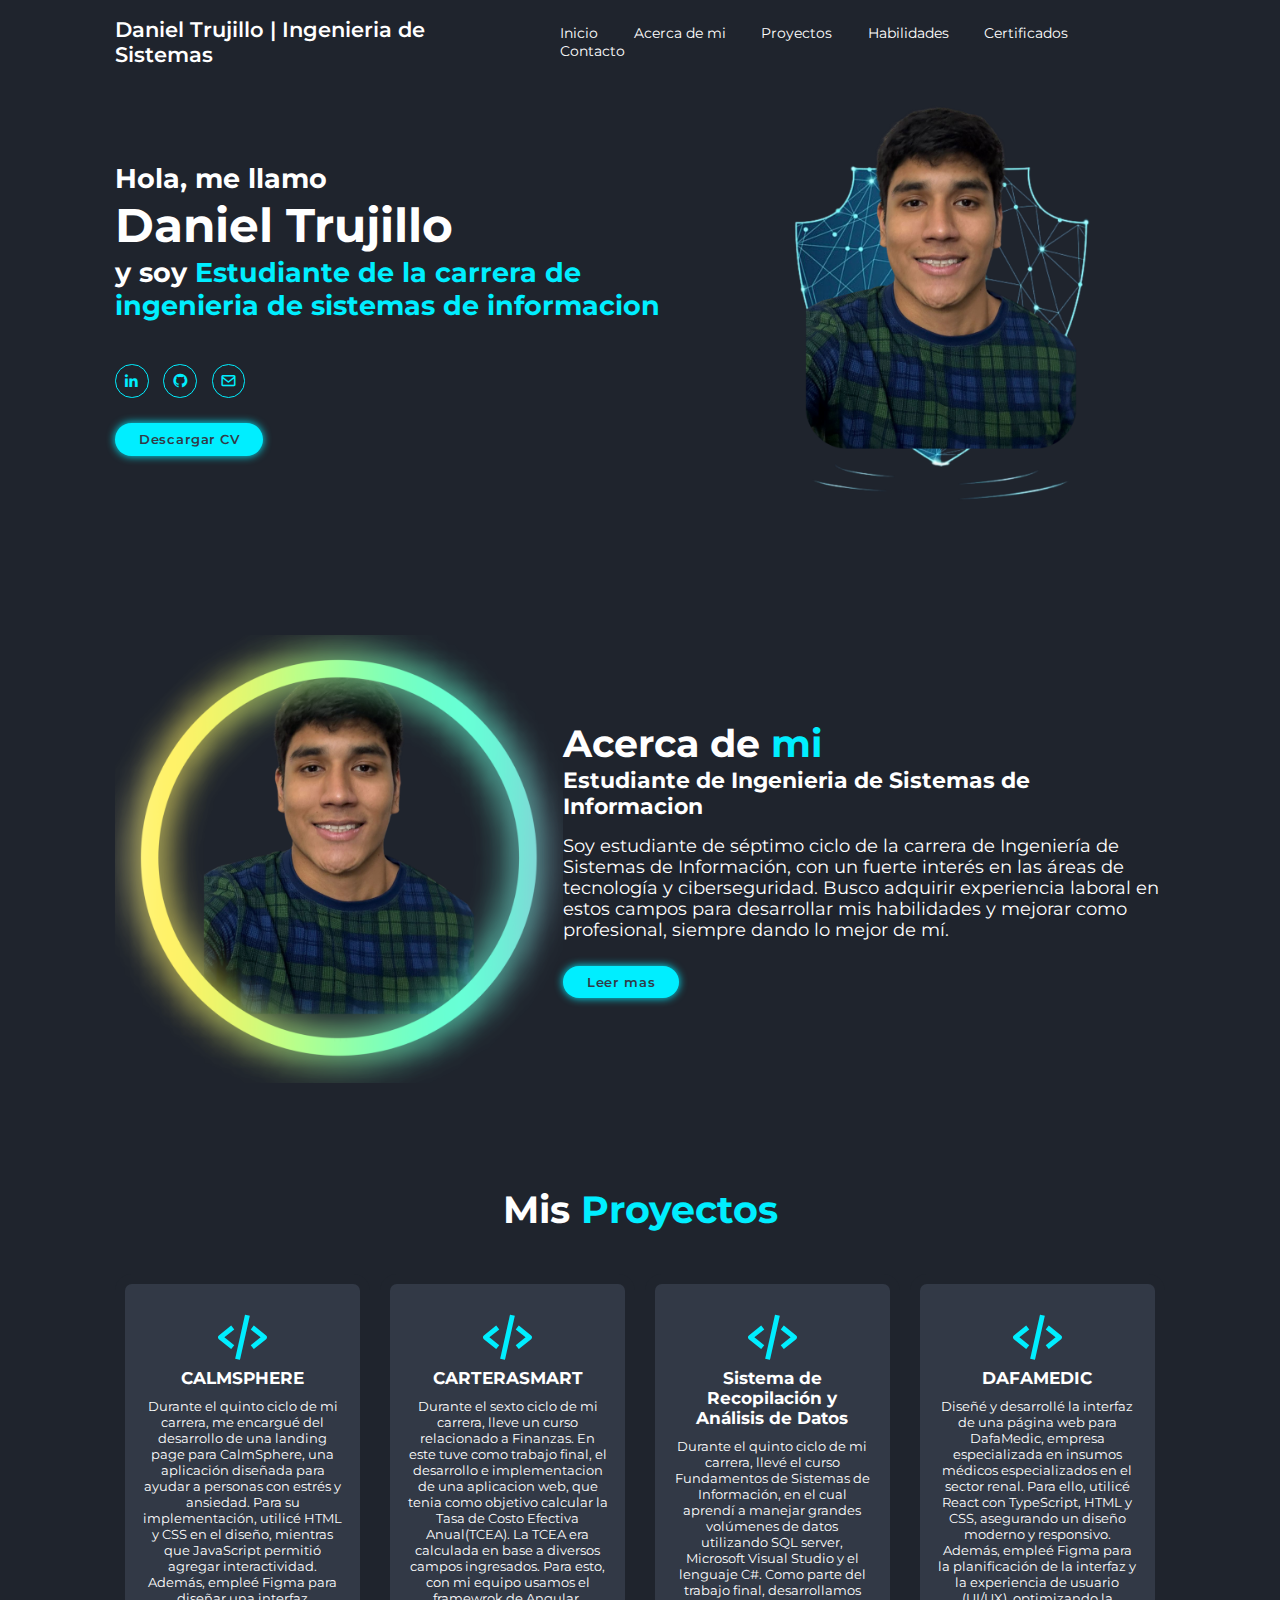
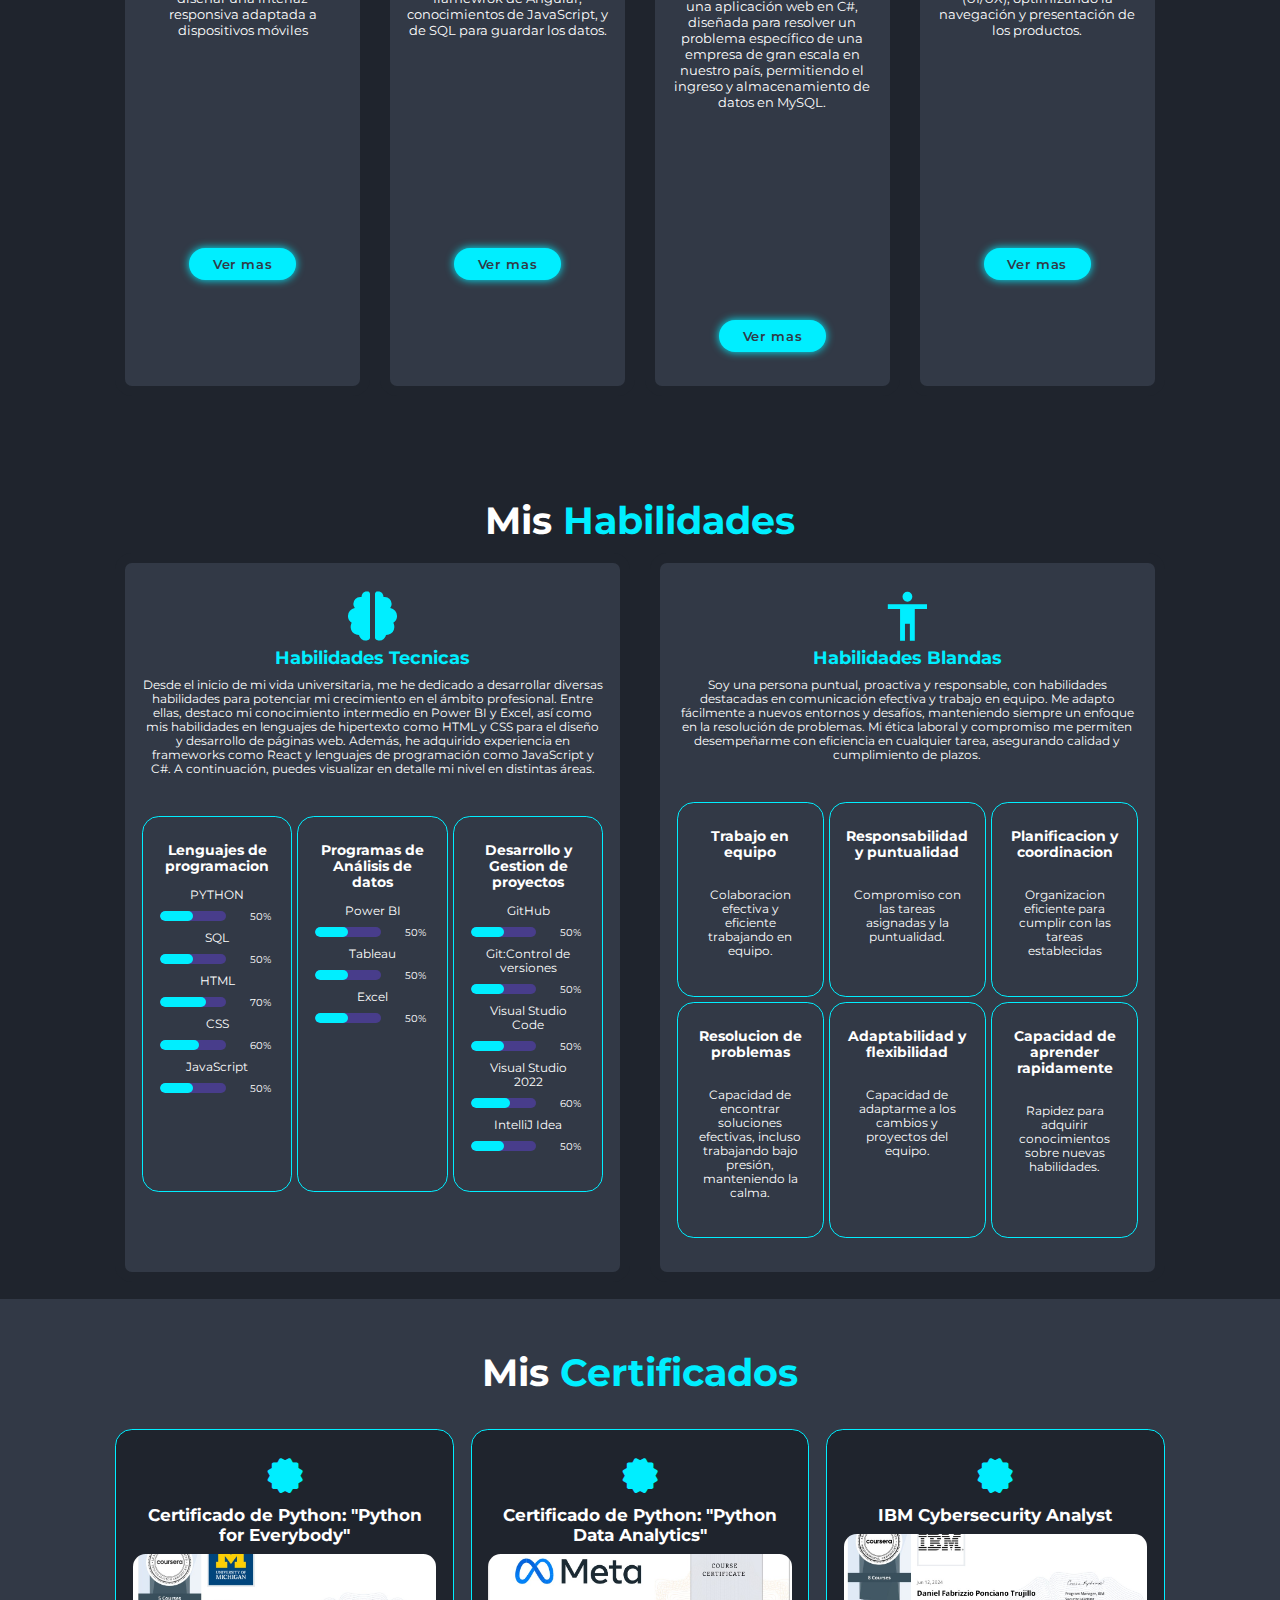
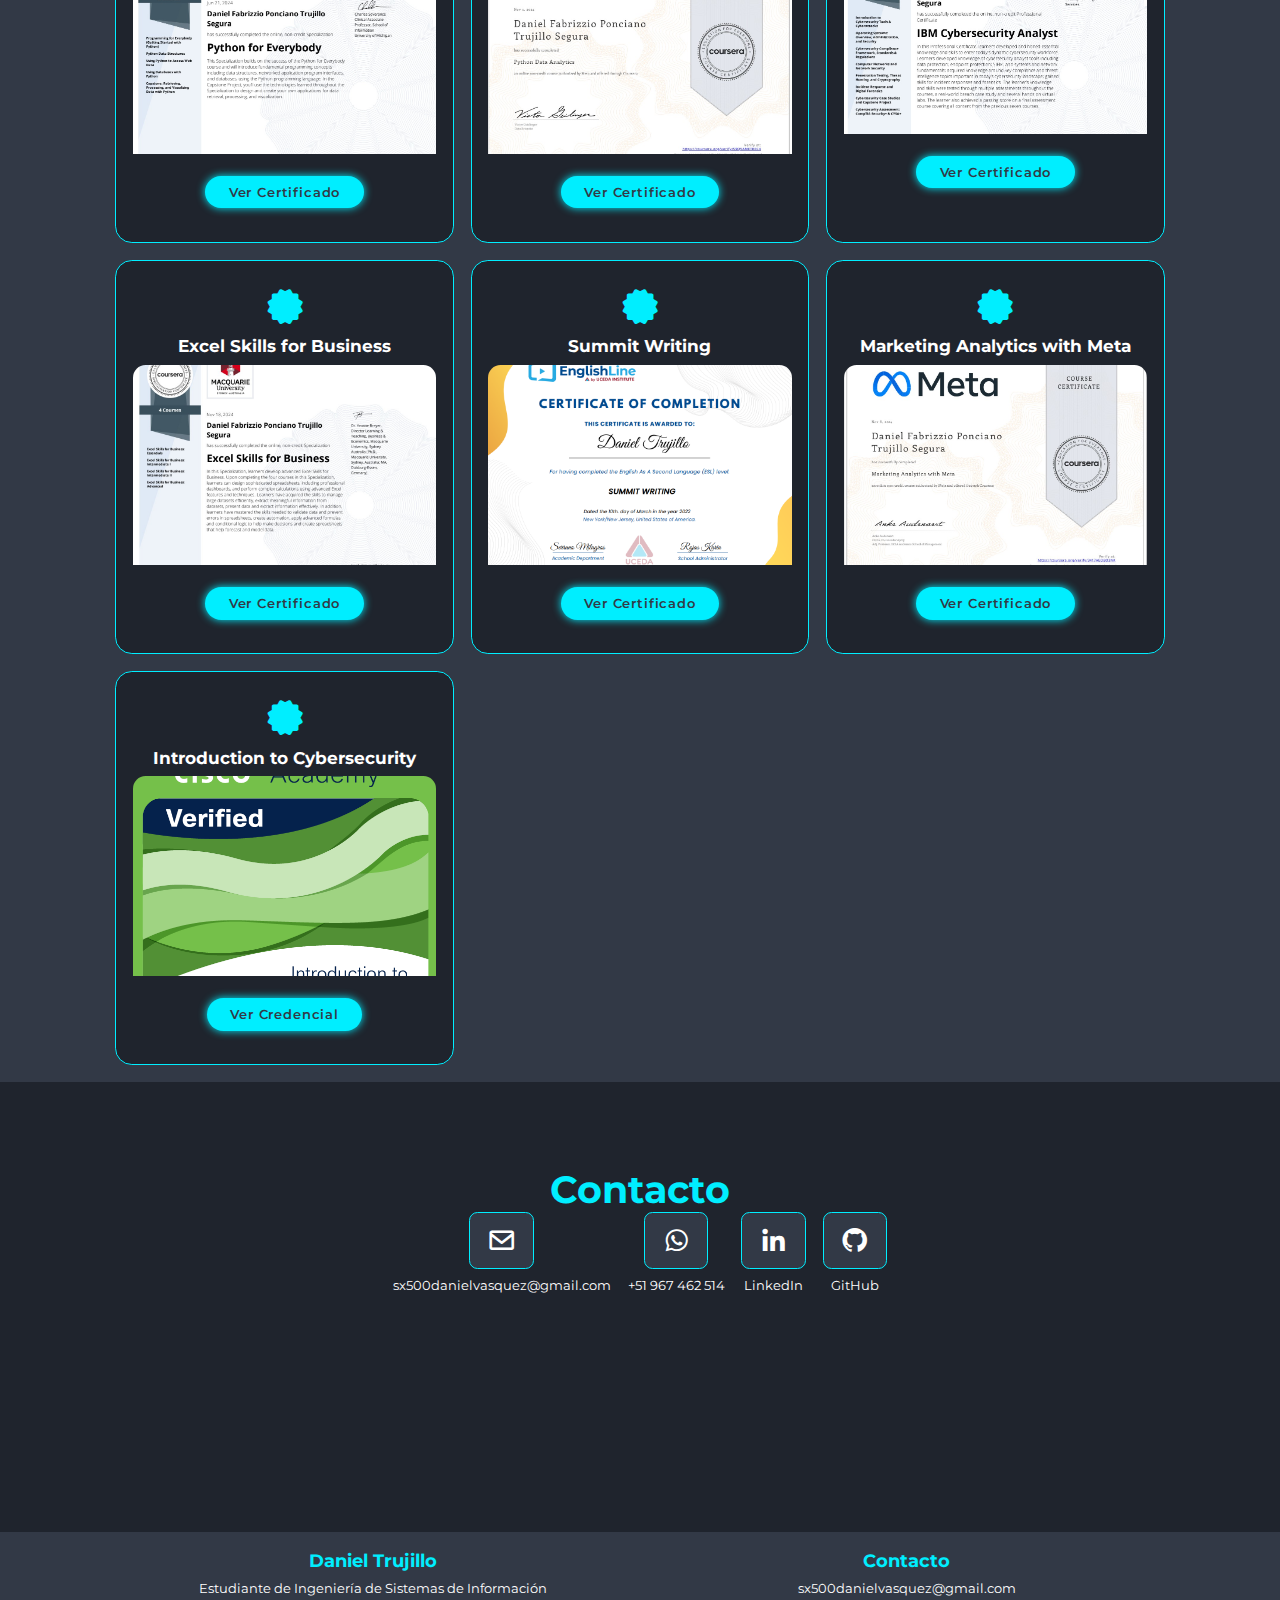
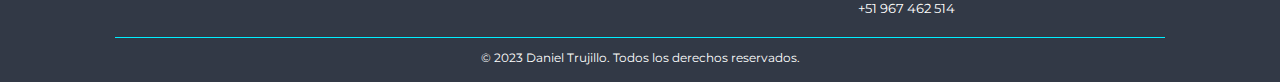
<file: index.html>
<!DOCTYPE html>
<html lang="en">
  <head>
    <meta charset="UTF-8" />
    <meta http-equiv="X-UA-Compatible" content="IE=edge" />
    <meta name="viewport" content="width=device-width, initial-scale=1.0" />
    <title>Portafolio de Daniel Trujillo</title>

    <link rel="stylesheet" href="style.css" />
    <link
      href="https://unpkg.com/boxicons@2.1.4/css/boxicons.min.css"
      rel="stylesheet"
    />
  </head>
  <body>
    <header class="header">
      <a href="#" class="logo">Daniel Trujillo | Ingenieria de Sistemas</a>

      <i class="bx bx-menu" id="menu-icon"></i>
      <nav class="navbar">
        <a href="#home" class="nav-link">Inicio</a>
        <a href="#about" class="nav-link">Acerca de mi</a>
        <a href="#projects" class="nav-link">Proyectos</a>
        <a href="#skills" class="nav-link">Habilidades</a>
        <a href="#certificates" class="nav-link">Certificados</a>
        <a href="#contact" class="nav-link">Contacto</a>
      </nav>
    </header>

    <!-- home section design -->

    <section class="home" id="home">
      <div class="home-content">
        <h3>Hola, me llamo</h3>
        <h1>Daniel Trujillo</h1>
        <h3>
          y soy
          <span
            >Estudiante de la carrera de ingenieria de sistemas de
            informacion</span
          >
        </h3>
        <p></p>
        <div class="social-media">
          <a
            href="https://www.linkedin.com/in/daniel-trujillo-segura-9b307b33b/"
            target="_blank"
            ><i class="bx bxl-linkedin"></i
          ></a>
          <a href="https://github.com/DanielfabrizZzz" target="_blank"
            ><i class="bx bxl-github"></i
          ></a>
          <a href="mailto:sx500danielvasquez@gmail.com" target="_blank"
            ><i class="bx bx-envelope"></i
          ></a>
        </div>
        <a
          href="cv/CV_DanielTrujillo.pdf"
          download="CV_DanielTrujillo"
          class="btn"
          >Descargar CV</a
        >
      </div>
      <div class="home-img">
        <img src="imagenes/mainimage.png" alt="" />
      </div>
    </section>

    <!-- about-section-design -->
    <section class="about" id="about">
      <div class="about-img">
        <img src="imagenes/aboutme.png" />
      </div>

      <div class="about-content">
        <h2 class="heading">Acerca de<span> mi</span></h2>
        <h3>Estudiante de Ingenieria de Sistemas de Informacion</h3>
        <p>
          Soy estudiante de séptimo ciclo de la carrera de Ingeniería de
          Sistemas de Información, con un fuerte interés en las áreas de
          tecnología y ciberseguridad. Busco adquirir experiencia laboral en
          estos campos para desarrollar mis habilidades y mejorar como
          profesional, siempre dando lo mejor de mí.
        </p>
        <a href="#" class="btn" id="read-more-btn">Leer mas</a>
      </div>
      <!-- Cuadro emergente -->
      <div class="modal" id="about-modal">
        <div class="modal-content">
          <span class="close-btn" id="close-modal-btn">&times;</span>
          <h2>Mas sobre mi</h2>
          <div class="modal-grid">
            <div class="modal-item">
              <h3>Educacion</h3>
              <p>
                Actualmente tengo 19 años, y estoy estudiando la carrera de
                Ingeniería de Sistemas de Información en la Universidad Peruana
                de Ciencias Aplicadas. He llevado cursos avanzados en
                programación, redes, y ciberseguridad, complementados con
                electivos en Coursera. Asimismo, a lo largo de los ciclos
                estudié paralelamente en ICPNA, donde he culminado el nivel
                Avanzado de inglés.
              </p>
            </div>
            <div class="modal-item">
              <h3>Intereses</h3>
              <p>
                La ciberseguridad es el campo que más me interesa. Sin embargo,
                también me gusta investigar y estudiar sobre temas de análisis
                de datos y redes. Esto debido a que en la sociedad actual es
                imprescindible tener al menos un conocimiento intermedio en
                estos campos.
              </p>
            </div>
            <div class="modal-item">
              <h3>Objetivos</h3>
              <p>
                Mi objetivo actual es encontrar prácticas laborales, donde pueda
                desarrollar mis habilidades técnicas y blandas como profesional.
                Asimismo, dar lo mejor de mí en el puesto donde empiece, para
                contribuir al desarrollo de los proyectos de las empresas.
              </p>
            </div>
          </div>
        </div>
      </div>
    </section>

    <!-- projects section design -->
    <section class="projects" id="projects">
      <h2 class="heading">Mis <span>Proyectos</span></h2>

      <div class="projects-container">
        <div class="projects-box">
          <i class="bx bx-code-alt"></i>
          <h3>CALMSPHERE</h3>
          <p>
            Durante el quinto ciclo de mi carrera, me encargué del desarrollo de
            una landing page para CalmSphere, una aplicación diseñada para
            ayudar a personas con estrés y ansiedad. Para su implementación,
            utilicé HTML y CSS en el diseño, mientras que JavaScript permitió
            agregar interactividad. Además, empleé Figma para diseñar una
            interfaz responsiva adaptada a dispositivos móviles
          </p>
          <div class="project-image-container">
            <img src="project-img/CalmSphere/CalmSmain.png" />
          </div>
          <a href="CalmSphere.html" class="btn">Ver mas</a>
        </div>
        <div class="projects-box">
          <i class="bx bx-code-alt"></i>
          <h3>CARTERASMART</h3>
          <p>
            Durante el sexto ciclo de mi carrera, lleve un curso relacionado a
            Finanzas. En este tuve como trabajo final, el desarrollo e
            implementacion de una aplicacion web, que tenia como objetivo
            calcular la Tasa de Costo Efectiva Anual(TCEA). La TCEA era
            calculada en base a diversos campos ingresados. Para esto, con mi
            equipo usamos el framewrok de Angular, conocimientos de JavaScript,
            y de SQL para guardar los datos.
          </p>
          <div class="project-image-container">
            <img src="project-img/CarteraSmart/csmain.jpg" />
          </div>
          <a href="CarteraSmart.html" class="btn">Ver mas</a>
        </div>
        <div class="projects-box">
          <i class="bx bx-code-alt"></i>
          <h3>Sistema de Recopilación y Análisis de Datos</h3>
          <p>
            Durante el quinto ciclo de mi carrera, llevé el curso Fundamentos de
            Sistemas de Información, en el cual aprendí a manejar grandes
            volúmenes de datos utilizando SQL server, Microsoft Visual Studio y
            el lenguaje C#. Como parte del trabajo final, desarrollamos una
            aplicación web en C#, diseñada para resolver un problema específico
            de una empresa de gran escala en nuestro país, permitiendo el
            ingreso y almacenamiento de datos en MySQL.
          </p>
          <div class="project-image-container">
            <img src="project-img/Funda/RegisterPage.png" />
          </div>
          <a href="Fundamentos.html" class="btn">Ver mas</a>
        </div>
        <div class="projects-box">
          <i class="bx bx-code-alt"></i>
          <h3>DAFAMEDIC</h3>
          <p>
            Diseñé y desarrollé la interfaz de una página web para DafaMedic,
            empresa especializada en insumos médicos especializados en el sector
            renal. Para ello, utilicé React con TypeScript, HTML y CSS,
            asegurando un diseño moderno y responsivo. Además, empleé Figma para
            la planificación de la interfaz y la experiencia de usuario (UI/UX),
            optimizando la navegación y presentación de los productos.
          </p>
          <div class="project-image-container">
            <img src="project-img/Dafa/dafaLP.png" />
          </div>
          <a href="DafaMedic.html" class="btn">Ver mas</a>
        </div>
      </div>
    </section>

    <!-- Skills section design -->
    <section class="skills" id="skills">
      <h2 class="heading">Mis <span> Habilidades</span></h2>

      <div class="skills-container">
        <div class="skills-box">
          <i class="bx bxs-brain"></i>
          <div class="info-part">
            <h2>Habilidades Tecnicas</h2>
            <p>
              Desde el inicio de mi vida universitaria, me he dedicado a
              desarrollar diversas habilidades para potenciar mi crecimiento en
              el ámbito profesional. Entre ellas, destaco mi conocimiento
              intermedio en Power BI y Excel, así como mis habilidades en
              lenguajes de hipertexto como HTML y CSS para el diseño y
              desarrollo de páginas web. Además, he adquirido experiencia en
              frameworks como React y lenguajes de programación como JavaScript
              y C#. A continuación, puedes visualizar en detalle mi nivel en
              distintas áreas.
            </p>
          </div>
          <div class="skills-part">
            <div class="skills-box-container">
              <h3>Lenguajes de programacion</h3>
              <div class="skill-item">
                <p>PYTHON</p>
                <div class="progress_bar_box">
                  <div class="progress_bar">
                    <span class="line" style="width: 50%"></span>
                  </div>
                  <p class="total_percentage">50%</p>
                </div>
              </div>
              <div class="skill-item">
                <p>SQL</p>
                <div class="progress_bar_box">
                  <div class="progress_bar">
                    <span class="line" style="width: 50%"></span>
                  </div>
                  <p class="total_percentage">50%</p>
                </div>
              </div>
              <div class="skill-item">
                <p>HTML</p>
                <div class="progress_bar_box">
                  <div class="progress_bar">
                    <span class="line" style="width: 70%"></span>
                  </div>
                  <p class="total_percentage">70%</p>
                </div>
              </div>
              <div class="skill-item">
                <p>CSS</p>
                <div class="progress_bar_box">
                  <div class="progress_bar">
                    <span class="line" style="width: 60%"></span>
                  </div>
                  <p class="total_percentage">60%</p>
                </div>
              </div>
              <div class="skill-item">
                <p>JavaScript</p>
                <div class="progress_bar_box">
                  <div class="progress_bar">
                    <span class="line" style="width: 50%"></span>
                  </div>
                  <p class="total_percentage">50%</p>
                </div>
              </div>
            </div>
            <div class="skills-box-container">
              <h3>Programas de Análisis de datos</h3>
              <div class="skill-item">
                <p>Power BI</p>
                <div class="progress_bar_box">
                  <div class="progress_bar">
                    <span class="line" style="width: 50%"></span>
                  </div>
                  <p class="total_percentage">50%</p>
                </div>
              </div>
              <div class="skill-item">
                <p>Tableau</p>
                <div class="progress_bar_box">
                  <div class="progress_bar">
                    <span class="line" style="width: 50%"></span>
                  </div>
                  <p class="total_percentage">50%</p>
                </div>
              </div>
              <div class="skill-item">
                <p>Excel</p>
                <div class="progress_bar_box">
                  <div class="progress_bar">
                    <span class="line" style="width: 50%"></span>
                  </div>
                  <p class="total_percentage">50%</p>
                </div>
              </div>
            </div>
            <div class="skills-box-container">
              <h3>Desarrollo y Gestion de proyectos</h3>
              <div class="skill-item">
                <p>GitHub</p>
                <div class="progress_bar_box">
                  <div class="progress_bar">
                    <span class="line" style="width: 50%"></span>
                  </div>
                  <p class="total_percentage">50%</p>
                </div>
              </div>
              <div class="skill-item">
                <p>Git:Control de versiones</p>
                <div class="progress_bar_box">
                  <div class="progress_bar">
                    <span class="line" style="width: 50%"></span>
                  </div>
                  <p class="total_percentage">50%</p>
                </div>
              </div>
              <div class="skill-item">
                <p>Visual Studio Code</p>
                <div class="progress_bar_box">
                  <div class="progress_bar">
                    <span class="line" style="width: 50%"></span>
                  </div>
                  <p class="total_percentage">50%</p>
                </div>
              </div>
              <div class="skill-item">
                <p>Visual Studio 2022</p>
                <div class="progress_bar_box">
                  <div class="progress_bar">
                    <span class="line" style="width: 60%"></span>
                  </div>
                  <p class="total_percentage">60%</p>
                </div>
              </div>
              <div class="skill-item">
                <p>IntelliJ Idea</p>
                <div class="progress_bar_box">
                  <div class="progress_bar">
                    <span class="line" style="width: 50%"></span>
                  </div>
                  <p class="total_percentage">50%</p>
                </div>
              </div>
            </div>
          </div>
        </div>

        <div class="skills-box" id="soft-skills">
          <i class="bx bx-body"></i>
          <div class="info-part">
            <h2>Habilidades Blandas</h2>
            <p>
              Soy una persona puntual, proactiva y responsable, con habilidades
              destacadas en comunicación efectiva y trabajo en equipo. Me adapto
              fácilmente a nuevos entornos y desafíos, manteniendo siempre un
              enfoque en la resolución de problemas. Mi ética laboral y
              compromiso me permiten desempeñarme con eficiencia en cualquier
              tarea, asegurando calidad y cumplimiento de plazos.
            </p>
          </div>
          <div class="skills-part">
            <div class="skills-box-container">
              <h3>Trabajo en equipo</h3>
              <img />
              <p>Colaboracion efectiva y eficiente trabajando en equipo.</p>
            </div>

            <div class="skills-box-container">
              <h3>Responsabilidad y puntualidad</h3>
              <img />
              <p>Compromiso con las tareas asignadas y la puntualidad.</p>
            </div>
            <div class="skills-box-container">
              <h3>Planificacion y coordinacion</h3>
              <img />
              <p>
                Organizacion eficiente para cumplir con las tareas establecidas
              </p>
            </div>
            <div class="skills-box-container">
              <h3>Resolucion de problemas</h3>
              <img />
              <p>
                Capacidad de encontrar soluciones efectivas, incluso trabajando
                bajo presión, manteniendo la calma.
              </p>
            </div>
            <div class="skills-box-container">
              <h3>Adaptabilidad y flexibilidad</h3>
              <img />
              <p>
                Capacidad de adaptarme a los cambios y proyectos del equipo.
              </p>
            </div>
            <div class="skills-box-container">
              <h3>Capacidad de aprender rapidamente</h3>
              <img />
              <p>
                Rapidez para adquirir conocimientos sobre nuevas habilidades.
              </p>
            </div>
          </div>
        </div>
      </div>
    </section>

    <!-- Certificates section design -->
    <section class="certificates" id="certificates">
      <h2 class="heading">Mis <span>Certificados</span></h2>
      <div class="certificate-container">
        <!-- Certificado 1 -->
        <div class="certificate-box">
          <i class="bx bxs-certification"></i>
          <!-- Icono de certificado -->
          <h3>Certificado de Python: "Python for Everybody"</h3>
          <div class="certificate-box-image">
            <img src="certi-img/pythonforcerti.jpg" />
          </div>
          <a
            href="https://www.coursera.org/account/accomplishments/specialization/49ZZLDSFTWWG"
            target="_blank"
            class="btn"
            >Ver Certificado</a
          >
        </div>

        <!-- Certificado 2 -->
        <div class="certificate-box">
          <i class="bx bxs-certification"></i>
          <h3>Certificado de Python: "Python Data Analytics"</h3>
          <div class="certificate-box-image">
            <img src="certi-img/pythondatacerti.jpg" />
          </div>
          <a
            href="https://www.coursera.org/account/accomplishments/verify/S9Q5AMETREC4"
            target="_blank"
            class="btn"
            >Ver Certificado</a
          >
        </div>

        <!-- Certificado 3 -->
        <div class="certificate-box">
          <i class="bx bxs-certification"></i>
          <h3>IBM Cybersecurity Analyst</h3>
          <div class="certificate-box-image">
            <img src="certi-img/cybersecuritycerti.jpg" />
          </div>
          <a
            href="https://www.coursera.org/account/accomplishments/professional-cert/ZNGYYFMETEM6"
            target="_blank"
            class="btn"
            >Ver Certificado</a
          >
        </div>
        <!-- Certificado 4 -->
        <div class="certificate-box">
          <i class="bx bxs-certification"></i>
          <h3>Excel Skills for Business</h3>
          <div class="certificate-box-image">
            <img src="certi-img/excelcertificate.jpg" />
          </div>
          <a
            href="https://www.coursera.org/account/accomplishments/specialization/LG2TZJ3KC4SO"
            target="_blank"
            class="btn"
            >Ver Certificado</a
          >
        </div>
        <!-- Certificado 5 -->
        <div class="certificate-box">
          <i class="bx bxs-certification"></i>
          <h3>Summit Writing</h3>
          <div class="certificate-box-image">
            <img src="certi-img/ucedacerti.png" />
          </div>
          <a
            href="certi-img/_DANIEL TRUJILLO (AE1).pdf"
            download="SummitWriting_DanielTrujillo_Uceda"
            target="_blank"
            class="btn"
            >Ver Certificado</a
          >
        </div>
        <!-- Certificado 6 -->
        <div class="certificate-box">
          <i class="bx bxs-certification"></i>
          <h3>Marketing Analytics with Meta</h3>
          <div class="certificate-box-image">
            <img src="certi-img/marketinganalyticscerti.jpg" />
          </div>
          <a
            href="https://www.coursera.org/account/accomplishments/verify/3417AEQBO3NK"
            target="_blank"
            class="btn"
            >Ver Certificado</a
          >
        </div>
        <!-- Certificado 7 -->
        <div class="certificate-box">
          <i class="bx bxs-certification"></i>
          <h3>Introduction to Cybersecurity</h3>
          <div class="certificate-box-image">
            <img src="certi-img/introcisco.png" />
          </div>
          <a
            href="https://www.credly.com/badges/7594f61b-9d05-412a-bcd0-bf8cf12ba16d"
            target="_blank"
            class="btn"
            >Ver Credencial</a
          >
        </div>
      </div>
    </section>
    <!-- Contact section design -->
    <section class="contact-section" id="contact">
      <h2 class="heading"><span> Contacto</span></h2>
      <div class="contact-container">
        <div class="contact-box">
          <div class="contact-item">
            <a href="mailto:sx500danielvasquez@gmail.com">
              <i class="bx bx-envelope"></i>
            </a>
          </div>
          <p class="contact-text">sx500danielvasquez@gmail.com</p>
        </div>

        <div class="contact-box">
          <div class="contact-item">
            <a href="tel:+51 967462514">
              <i class="bx bxl-whatsapp"></i>
            </a>
          </div>
          <p class="contact-text">+51 967 462 514</p>
        </div>

        <div class="contact-box">
          <div class="contact-item">
            <a
              href="https://www.linkedin.com/in/daniel-trujillo-segura-9b307b33b/?trk=opento_sprofile_details"
              target="_blank"
            >
              <i class="bx bxl-linkedin"></i>
            </a>
          </div>
          <p class="contact-text">LinkedIn</p>
        </div>

        <div class="contact-box">
          <div class="contact-item">
            <a href="https://github.com/DanielfabrizZzz" target="_blank">
              <i class="bx bxl-github"></i>
            </a>
          </div>
          <p class="contact-text">GitHub</p>
        </div>
      </div>
    </section>
    <!-- Footer section design -->
    <footer class="footer">
      <div class="footer-content">
        <div class="footer-left">
          <h3>Daniel Trujillo</h3>
          <p>Estudiante de Ingeniería de Sistemas de Información</p>
        </div>
        <div class="footer-right">
          <h3>Contacto</h3>
          <p>sx500danielvasquez@gmail.com</p>
          <p>+51 967 462 514</p>
        </div>
      </div>
      <div class="footer-bottom">
        <p>&copy; 2023 Daniel Trujillo. Todos los derechos reservados.</p>
      </div>
    </footer>

    <script src="script.js"></script>
  </body>
</html>
</file>
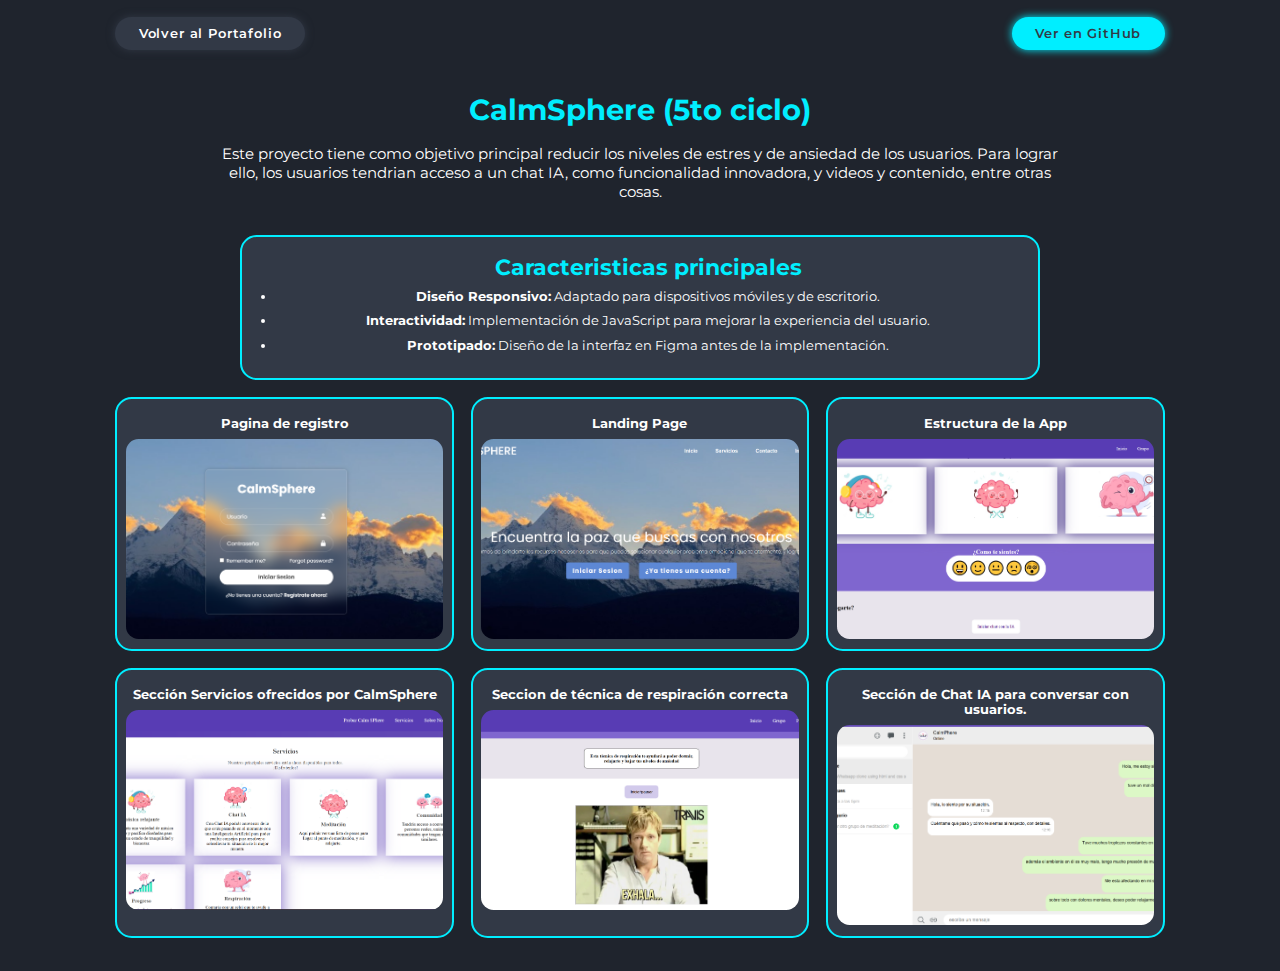
<file: CalmSphere.html>
<!DOCTYPE html>
<html lang="en">
  <head>
    <meta charset="UTF-8" />
    <meta name="viewport" content="width=device-width, initial-scale=1.0" />
    <title>CalmSphere</title>
    <link rel="stylesheet" href="style.css" />
    <link
      href="https://unpkg.com/boxicons@2.1.4/css/boxicons.min.css"
      rel="stylesheet"
    />
  </head>
  <body>
    <div class="header">
      <a href="index.html" class="back-btn">Volver al Portafolio</a>
      <a
        href="https://github.com/DanielTrujilloS/CalmSphere.git"
        target="_blank"
        class="github-btn"
        >Ver en GitHub</a
      >
    </div>
    <section class="project-detail">
      <div class="project-info">
        <h1>CalmSphere (5to ciclo)</h1>
        <p>
          Este proyecto tiene como objetivo principal reducir los niveles de
          estres y de ansiedad de los usuarios. Para lograr ello, los usuarios
          tendrian acceso a un chat IA, como funcionalidad innovadora, y videos
          y contenido, entre otras cosas.
        </p>
      </div>

      <div class="features-box">
        <ul>
          <h2>Caracteristicas principales</h2>
          <li>
            <strong>Diseño Responsivo:</strong> Adaptado para dispositivos
            móviles y de escritorio.
          </li>
          <li>
            <strong>Interactividad:</strong> Implementación de JavaScript para
            mejorar la experiencia del usuario.
          </li>
          <li>
            <strong>Prototipado:</strong> Diseño de la interfaz en Figma antes
            de la implementación.
          </li>
        </ul>
      </div>

      <div class="project-images">
        <div class="image-box">
          <div class="image-description">Pagina de registro</div>
          <img src="project-img/CalmSphere/CalmSRB.png" />
        </div>
        <div class="image-box">
          <div class="image-description">Landing Page</div>
          <img src="project-img/CalmSphere/CalmSLP.png" />
        </div>
        <div class="image-box">
          <div class="image-description">Estructura de la App</div>
          <img src="project-img/CalmSphere/CalmSmain.png" />
        </div>
        <div class="image-box">
          <div class="image-description">
            Sección Servicios ofrecidos por CalmSphere
          </div>
          <img src="project-img/CalmSphere/CalmSservicios.png" />
        </div>
        <div class="image-box">
          <div class="image-description">
            Seccion de técnica de respiración correcta
          </div>
          <img src="project-img/CalmSphere/CalBreathing.png" />
        </div>
        <div class="image-box">
          <div class="image-description">
            Sección de Chat IA para conversar con usuarios.
          </div>
          <img src="project-img/CalmSphere/calmCHAT.png" />
        </div>
      </div>
    </section>
  </body>
</html>
</file>
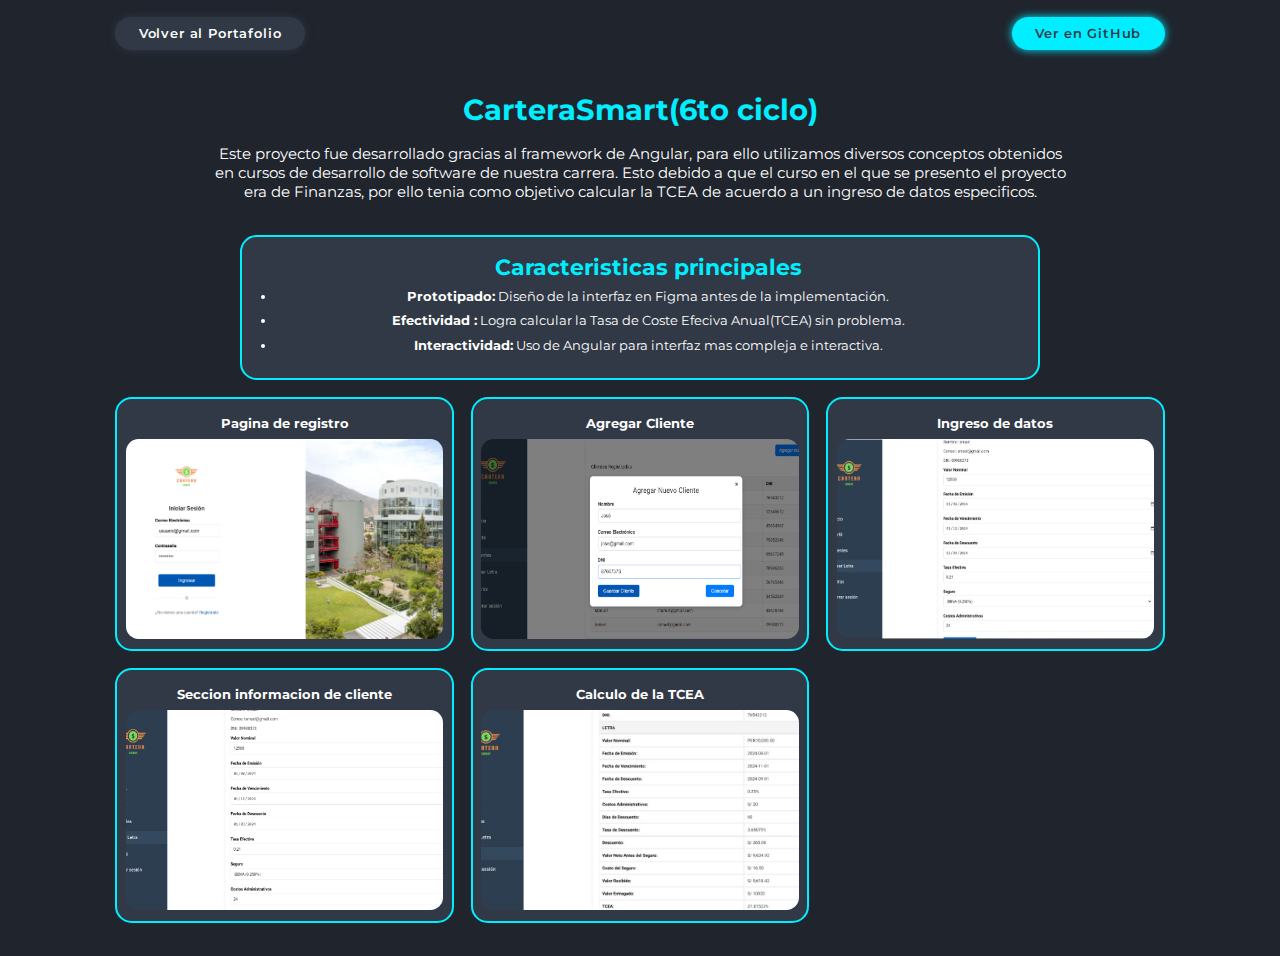
<file: CarteraSmart.html>
<!DOCTYPE html>
<html lang="en">
  <head>
    <meta charset="UTF-8" />
    <meta name="viewport" content="width=device-width, initial-scale=1.0" />
    <title>CarteraSmart</title>
    <link rel="stylesheet" href="style.css" />
  </head>
  <body>
    <div class="header">
      <a href="/index.html" class="back-btn">Volver al Portafolio</a>
      <a
        href="https://github.com/DanielfabrizZzz/CarteraSmart"
        target="_blank"
        class="github-btn"
        >Ver en GitHub</a
      >
    </div>
    <section class="project-detail">
      <div class="project-info">
        <h1>CarteraSmart(6to ciclo)</h1>
        <p>
          Este proyecto fue desarrollado gracias al framework de Angular, para
          ello utilizamos diversos conceptos obtenidos en cursos de desarrollo
          de software de nuestra carrera. Esto debido a que el curso en el que
          se presento el proyecto era de Finanzas, por ello tenia como objetivo
          calcular la TCEA de acuerdo a un ingreso de datos especificos.
        </p>
      </div>
      <div class="features-box">
        <ul>
          <h2>Caracteristicas principales</h2>
          <li>
            <strong>Prototipado:</strong> Diseño de la interfaz en Figma antes
            de la implementación.
          </li>
          <li>
            <strong>Efectividad :</strong> Logra calcular la Tasa de Coste
            Efeciva Anual(TCEA) sin problema.
          </li>
          <li>
            <strong>Interactividad:</strong> Uso de Angular para interfaz mas
            compleja e interactiva.
          </li>
        </ul>
      </div>

      <div class="project-images">
        <div class="image-box">
          <div class="image-description">Pagina de registro</div>
          <img src="/project-img/CarteraSmart/csregister.png" />
        </div>
        <div class="image-box">
          <div class="image-description">Agregar Cliente</div>
          <img src="/project-img/CarteraSmart/csaddcliente.png" />
        </div>
        <div class="image-box">
          <div class="image-description">Ingreso de datos</div>
          <img src="/project-img/CarteraSmart/csmain.jpg" />
        </div>
        <div class="image-box">
          <div class="image-description">Seccion informacion de cliente</div>
          <img src="/project-img/CarteraSmart/csinfo.png" />
        </div>
        <div class="image-box">
          <div class="image-description">Calculo de la TCEA</div>
          <img src="/project-img//CarteraSmart/csoutput.jpg" />
        </div>
      </div>
    </section>
  </body>
</html>
</file>
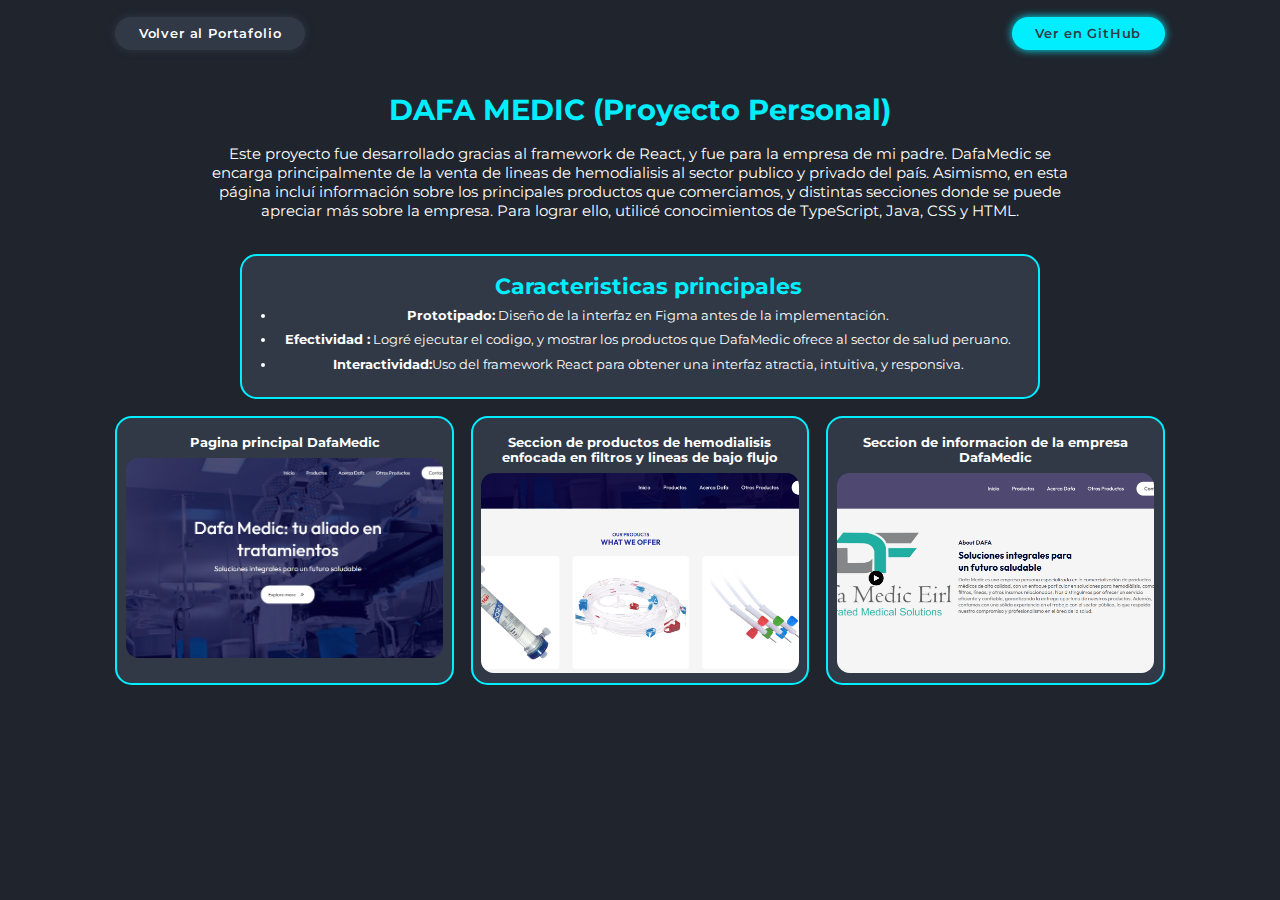
<file: DafaMedic.html>
<!DOCTYPE html>
<html lang="en">
  <head>
    <meta charset="UTF-8" />
    <meta name="viewport" content="width=device-width, initial-scale=1.0" />
    <title>Dafa Medic</title>
    <link rel="stylesheet" href="style.css" />
  </head>
  <body>
    <div class="header">
      <a href="/index.html" class="back-btn">Volver al Portafolio</a>
      <a
        href="https://github.com/DanielfabrizZzz/DafaMedic"
        target="_blank"
        class="github-btn"
        >Ver en GitHub</a
      >
    </div>
    <section class="project-detail">
      <div class="project-info">
        <h1>DAFA MEDIC (Proyecto Personal)</h1>
        <p>
          Este proyecto fue desarrollado gracias al framework de React, y fue
          para la empresa de mi padre. DafaMedic se encarga principalmente de la
          venta de lineas de hemodialisis al sector publico y privado del país.
          Asimismo, en esta página incluí información sobre los principales
          productos que comerciamos, y distintas secciones donde se puede
          apreciar más sobre la empresa. Para lograr ello, utilicé conocimientos
          de TypeScript, Java, CSS y HTML.
        </p>
      </div>
      <div class="features-box">
        <ul>
          <h2>Caracteristicas principales</h2>
          <li>
            <strong>Prototipado:</strong> Diseño de la interfaz en Figma antes
            de la implementación.
          </li>
          <li>
            <strong>Efectividad :</strong> Logré ejecutar el codigo, y mostrar
            los productos que DafaMedic ofrece al sector de salud peruano.
          </li>
          <li>
            <strong>Interactividad:</strong>Uso del framework React para obtener
            una interfaz atractia, intuitiva, y responsiva.
          </li>
        </ul>
      </div>
      <div class="project-images">
        <div class="image-box">
          <div class="image-description">Pagina principal DafaMedic</div>
          <img src="/project-img/Dafa/dafaLP.png" />
        </div>
        <div class="image-box">
          <div class="image-description">
            Seccion de productos de hemodialisis enfocada en filtros y lineas de
            bajo flujo
          </div>
          <img src="/project-img/Dafa/dafaPRODUCTS.png" />
        </div>
        <div class="image-box">
          <div class="image-description">
            Seccion de informacion de la empresa DafaMedic
          </div>
          <img src="/project-img/Dafa/AboutDAFA.png" />
        </div>
      </div>
    </section>
  </body>
</html>
</file>
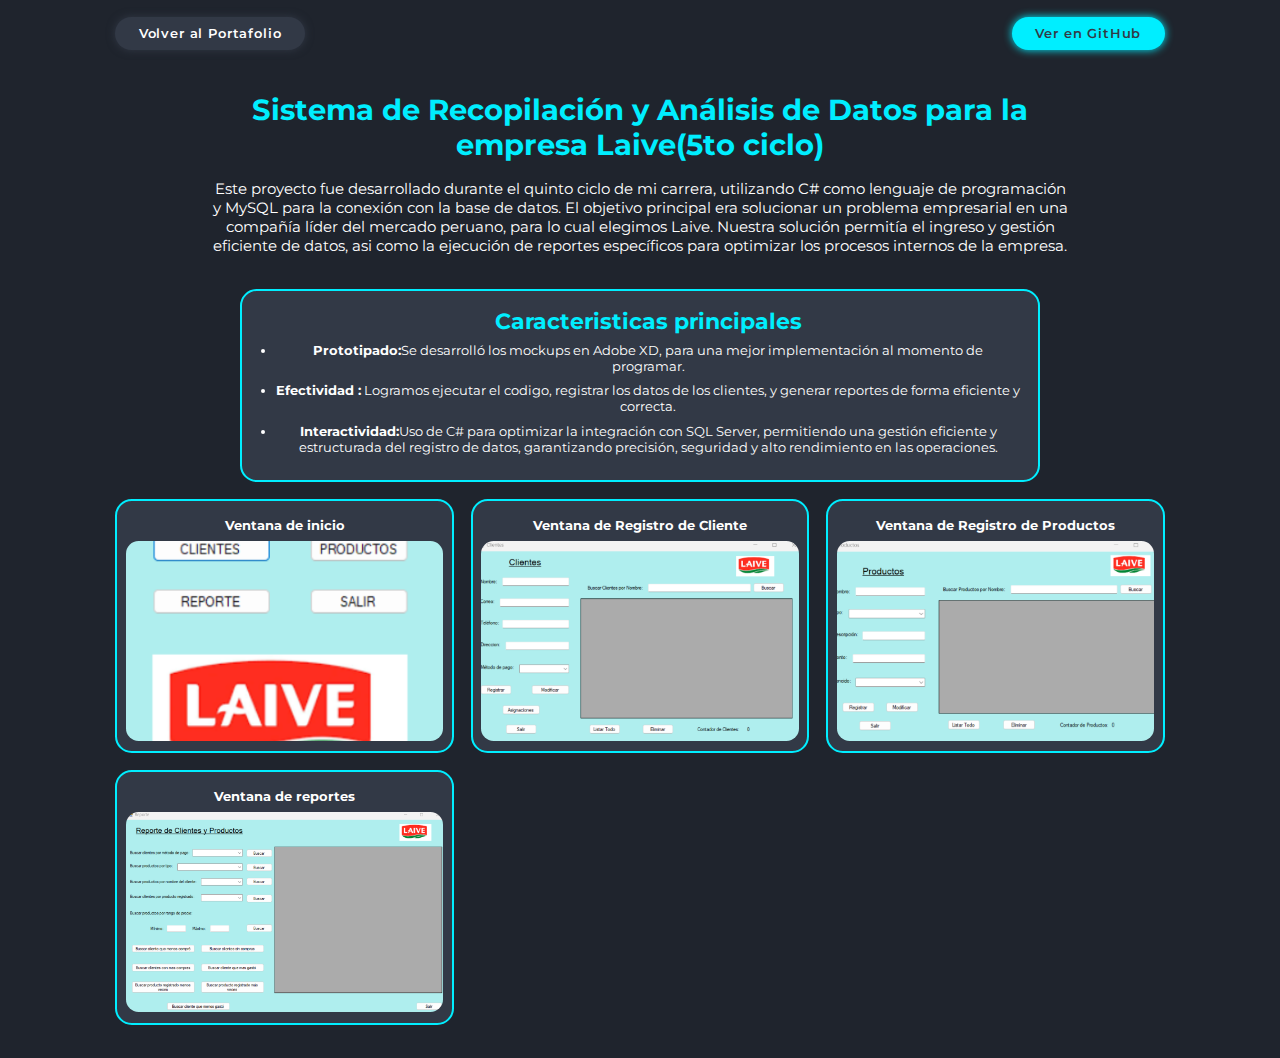
<file: Fundamentos.html>
<!DOCTYPE html>
<html lang="en">
  <head>
    <meta charset="UTF-8" />
    <meta name="viewport" content="width=device-width, initial-scale=1.0" />
    <title>Sistema de Recopilación y Análisis de Datos</title>
    <link rel="stylesheet" href="style.css" />
  </head>
  <body>
    <div class="header">
      <a href="/index.html" class="back-btn">Volver al Portafolio</a>
      <a
        href="https://github.com/DanielfabrizZzz/Fundamentos-TF"
        target="_blank"
        class="github-btn"
        >Ver en GitHub</a
      >
    </div>
    <section class="project-detail">
      <div class="project-info">
        <h1>
          Sistema de Recopilación y Análisis de Datos para la empresa Laive(5to
          ciclo)
        </h1>
        <p>
          Este proyecto fue desarrollado durante el quinto ciclo de mi carrera,
          utilizando C# como lenguaje de programación y MySQL para la conexión
          con la base de datos. El objetivo principal era solucionar un problema
          empresarial en una compañía líder del mercado peruano, para lo cual
          elegimos Laive. Nuestra solución permitía el ingreso y gestión
          eficiente de datos, asi como la ejecución de reportes específicos para
          optimizar los procesos internos de la empresa.
        </p>
      </div>
      <div class="features-box">
        <ul>
          <h2>Caracteristicas principales</h2>
          <li>
            <strong>Prototipado:</strong>Se desarrolló los mockups en Adobe XD,
            para una mejor implementación al momento de programar.
          </li>
          <li>
            <strong>Efectividad :</strong> Logramos ejecutar el codigo,
            registrar los datos de los clientes, y generar reportes de forma
            eficiente y correcta.
          </li>
          <li>
            <strong>Interactividad:</strong>Uso de C# para optimizar la
            integración con SQL Server, permitiendo una gestión eficiente y
            estructurada del registro de datos, garantizando precisión,
            seguridad y alto rendimiento en las operaciones.
          </li>
        </ul>
      </div>
      <div class="project-images">
        <div class="image-box">
          <div class="image-description">Ventana de inicio</div>
          <img src="/project-img/Funda/RegisterPage.png" />
        </div>
        <div class="image-box">
          <div class="image-description">Ventana de Registro de Cliente</div>
          <img src="/project-img/Funda/RegisterCustomer.png" />
        </div>
        <div class="image-box">
          <div class="image-description">Ventana de Registro de Productos</div>
          <img src="/project-img/Funda/RegisterProduct.png" />
        </div>
        <div class="image-box">
          <div class="image-description">Ventana de reportes</div>
          <img src="/project-img/Funda/records.png" />
        </div>
      </div>
    </section>
  </body>
</html>
</file>
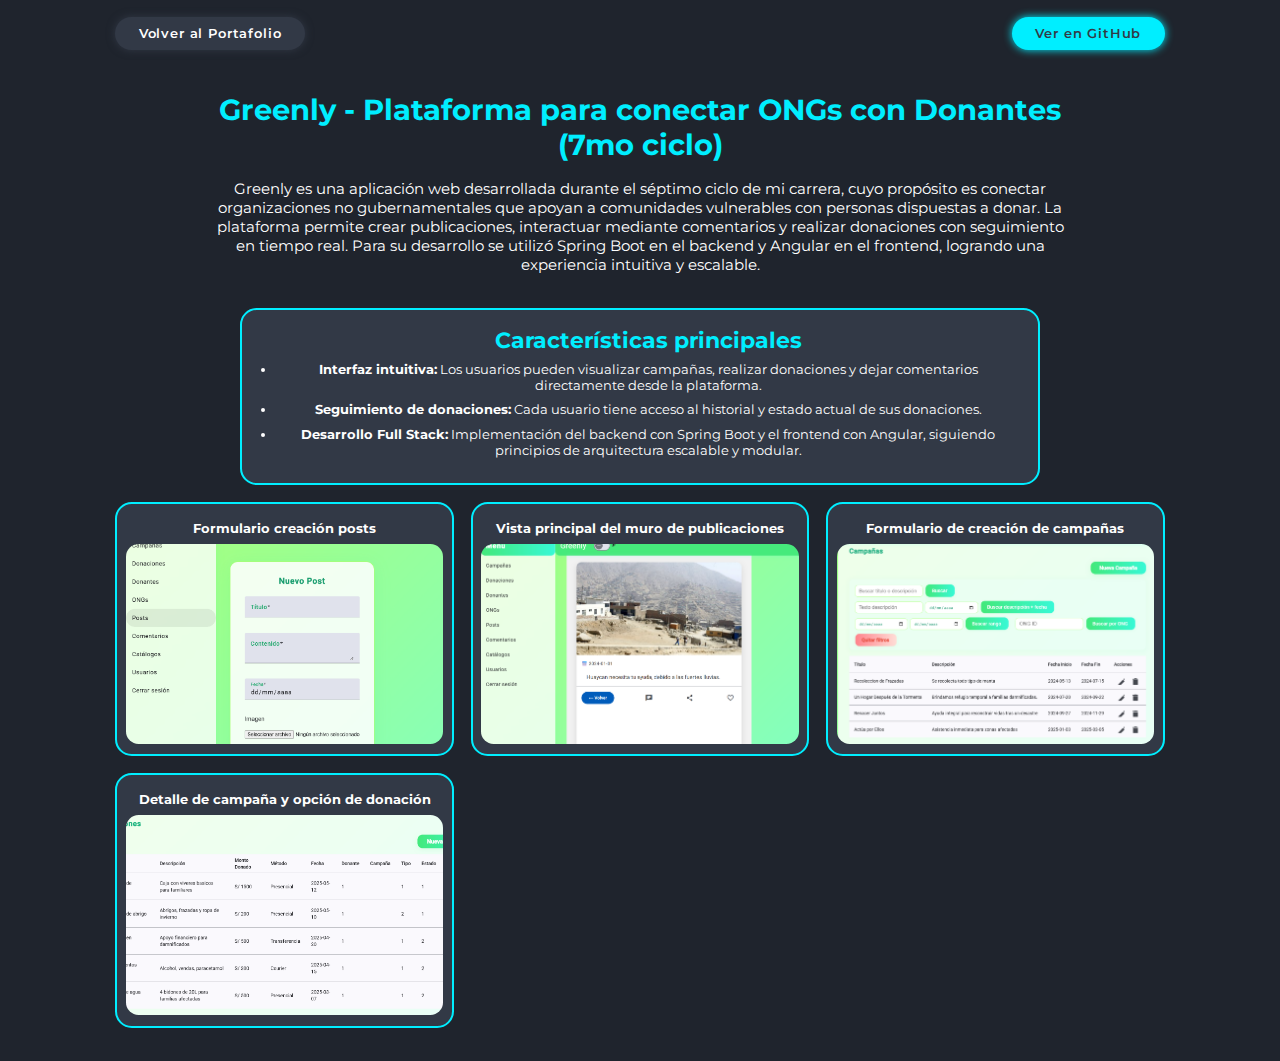
<file: Greenly.html>
<!DOCTYPE html>
<html lang="es">
  <head>
    <meta charset="UTF-8" />
    <meta name="viewport" content="width=device-width, initial-scale=1.0" />
    <title>Greenly - Plataforma de Donaciones</title>
    <link rel="stylesheet" href="style.css" />
  </head>
  <body>
    <div class="header">
      <a href="index.html" class="back-btn">Volver al Portafolio</a>
      <a
        href="https://github.com/DanielTrujilloS/Greenly.git"
        target="_blank"
        class="github-btn"
        >Ver en GitHub</a
      >
    </div>
    <section class="project-detail">
      <div class="project-info">
        <h1>
          Greenly - Plataforma para conectar ONGs con Donantes (7mo ciclo)
        </h1>
        <p>
          Greenly es una aplicación web desarrollada durante el séptimo ciclo de
          mi carrera, cuyo propósito es conectar organizaciones no
          gubernamentales que apoyan a comunidades vulnerables con personas
          dispuestas a donar. La plataforma permite crear publicaciones,
          interactuar mediante comentarios y realizar donaciones con seguimiento
          en tiempo real. Para su desarrollo se utilizó Spring Boot en el
          backend y Angular en el frontend, logrando una experiencia intuitiva y
          escalable.
        </p>
      </div>

      <div class="features-box">
        <ul>
          <h2>Características principales</h2>
          <li>
            <strong>Interfaz intuitiva:</strong> Los usuarios pueden visualizar
            campañas, realizar donaciones y dejar comentarios directamente desde
            la plataforma.
          </li>
          <li>
            <strong>Seguimiento de donaciones:</strong> Cada usuario tiene
            acceso al historial y estado actual de sus donaciones.
          </li>
          <li>
            <strong>Desarrollo Full Stack:</strong> Implementación del backend
            con Spring Boot y el frontend con Angular, siguiendo principios de
            arquitectura escalable y modular.
          </li>
        </ul>
      </div>

      <div class="project-images">
        <div class="image-box">
          <div class="image-description">Formulario creación posts</div>
          <img src="project-img/Greenly/PostCreation.png" />
        </div>
        <div class="image-box">
          <div class="image-description">
            Vista principal del muro de publicaciones
          </div>
          <img src="project-img/Greenly/PostAdded.png" />
        </div>
        <div class="image-box">
          <div class="image-description">
            Formulario de creación de campañas
          </div>
          <img src="project-img/Greenly/CampaignsCreation.png" />
        </div>
        <div class="image-box">
          <div class="image-description">
            Detalle de campaña y opción de donación
          </div>
          <img src="project-img/Greenly/trackingdonations.png" />
        </div>
      </div>
    </section>
  </body>
</html>
</file>
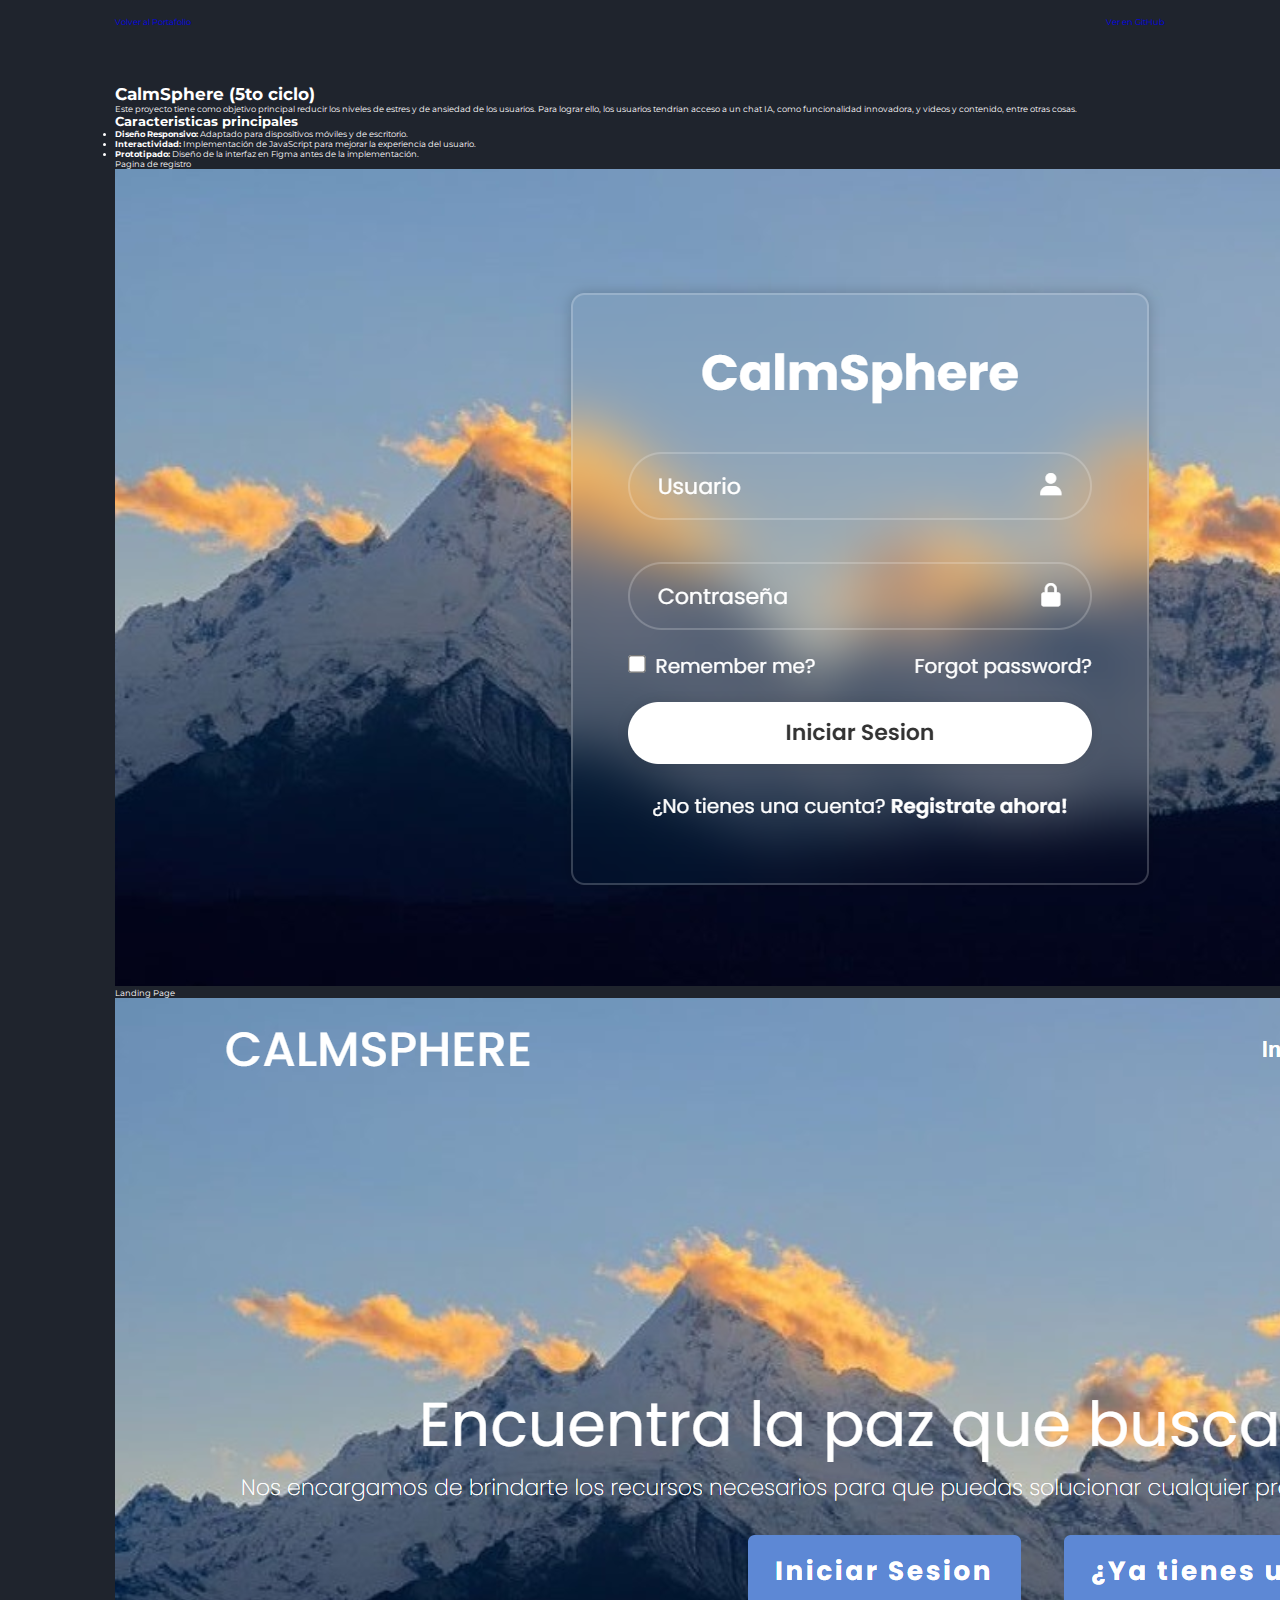
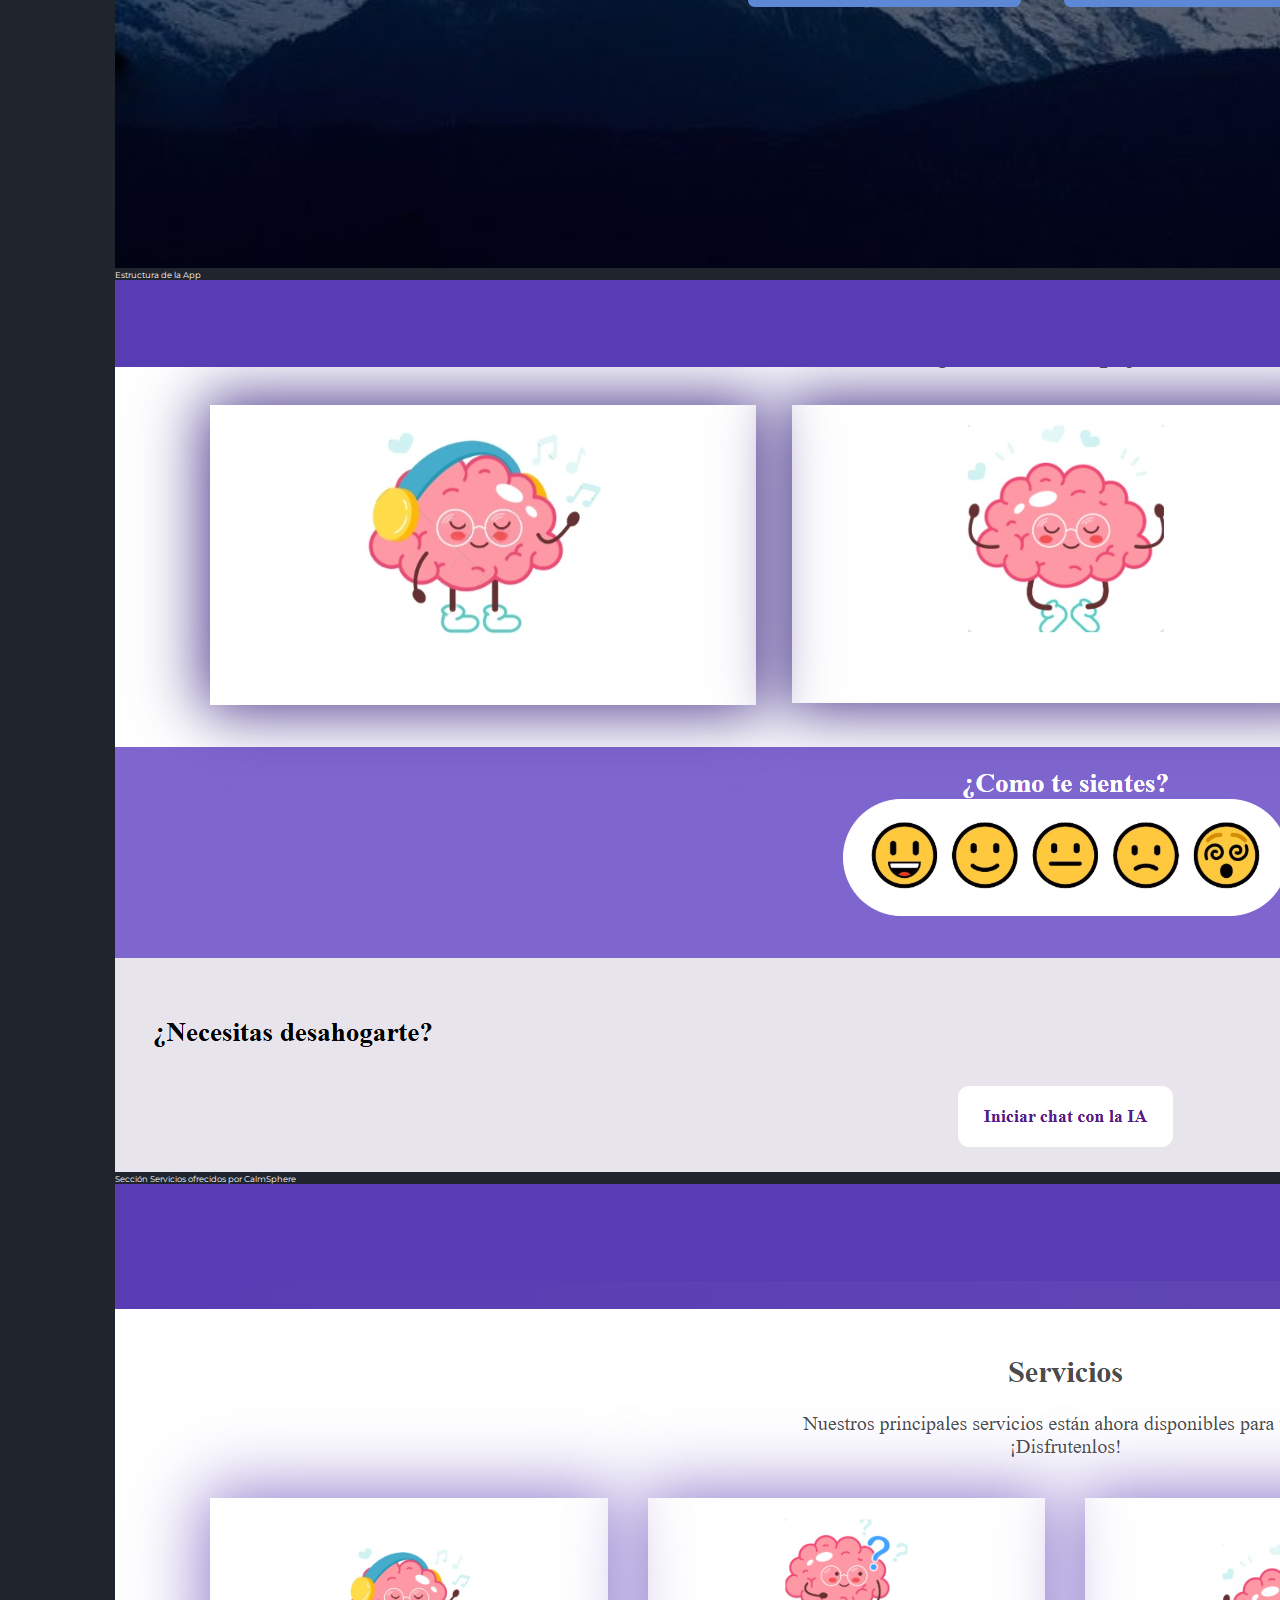
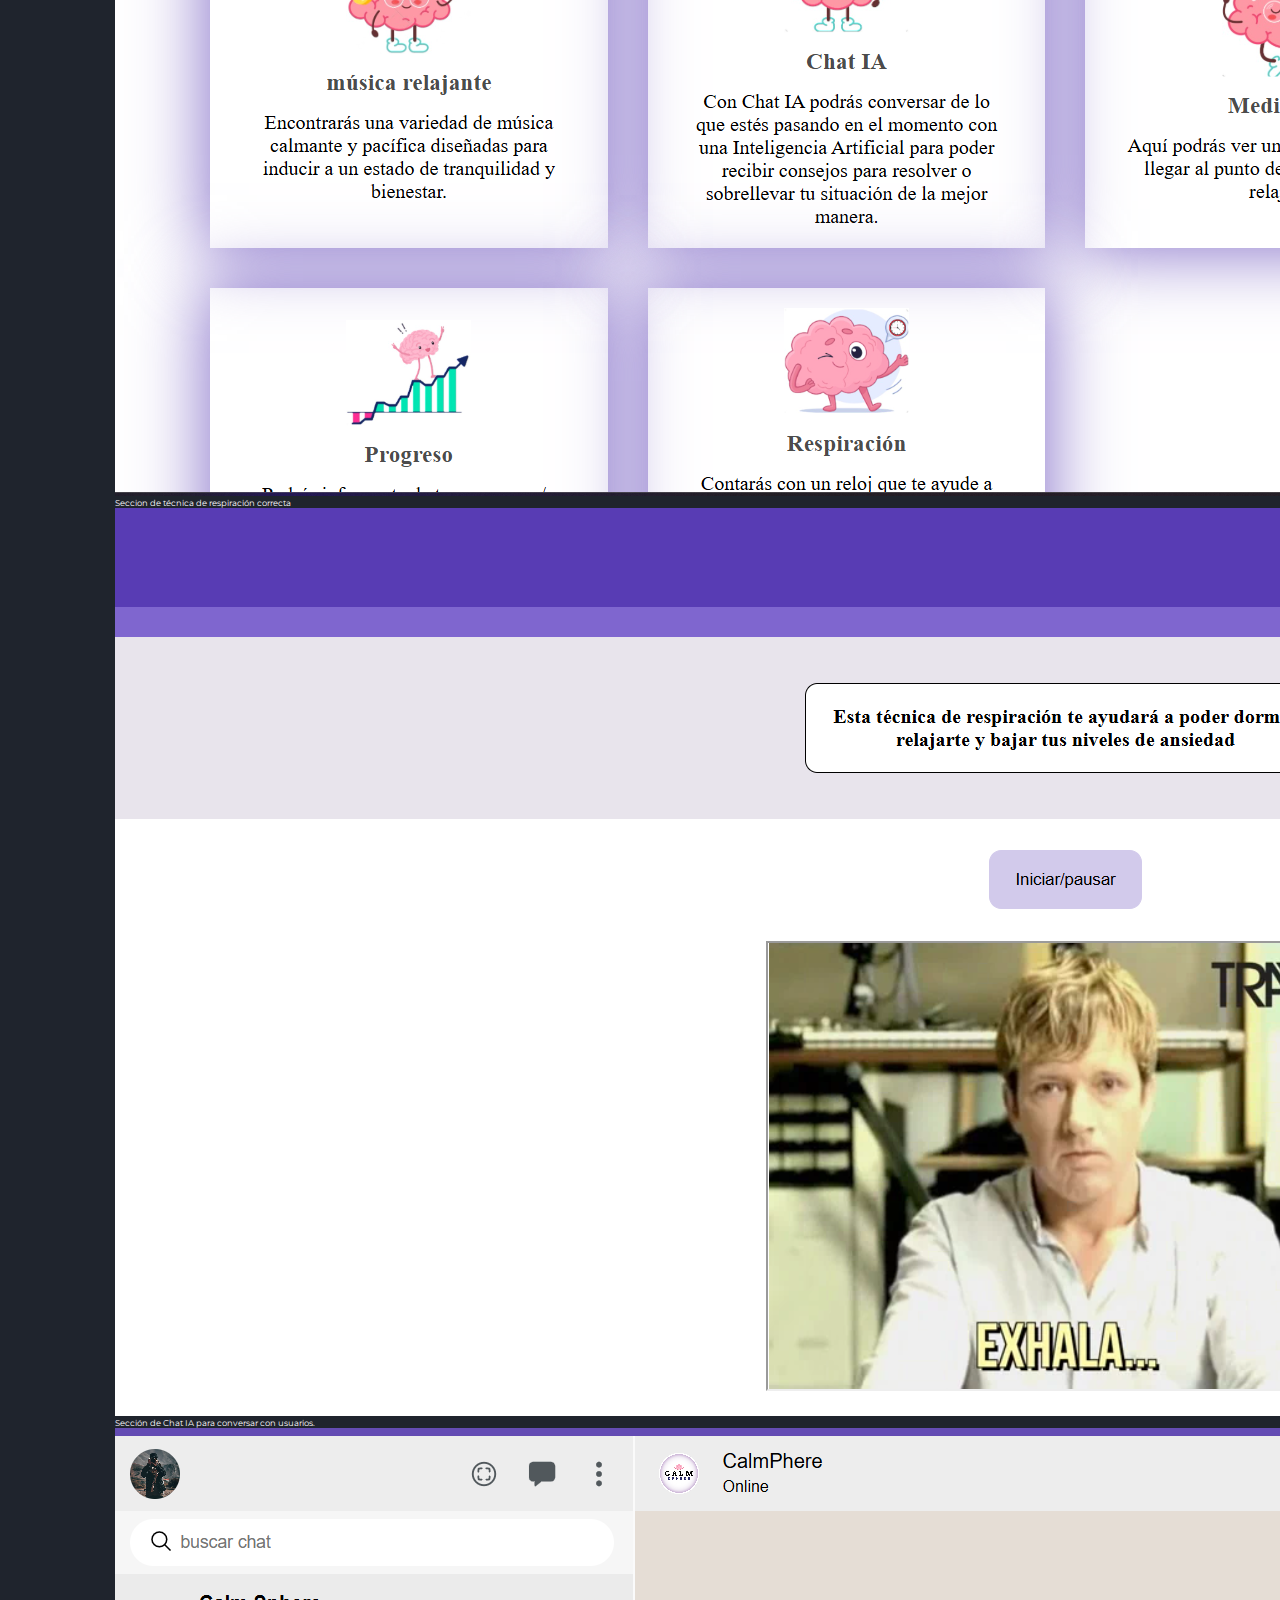
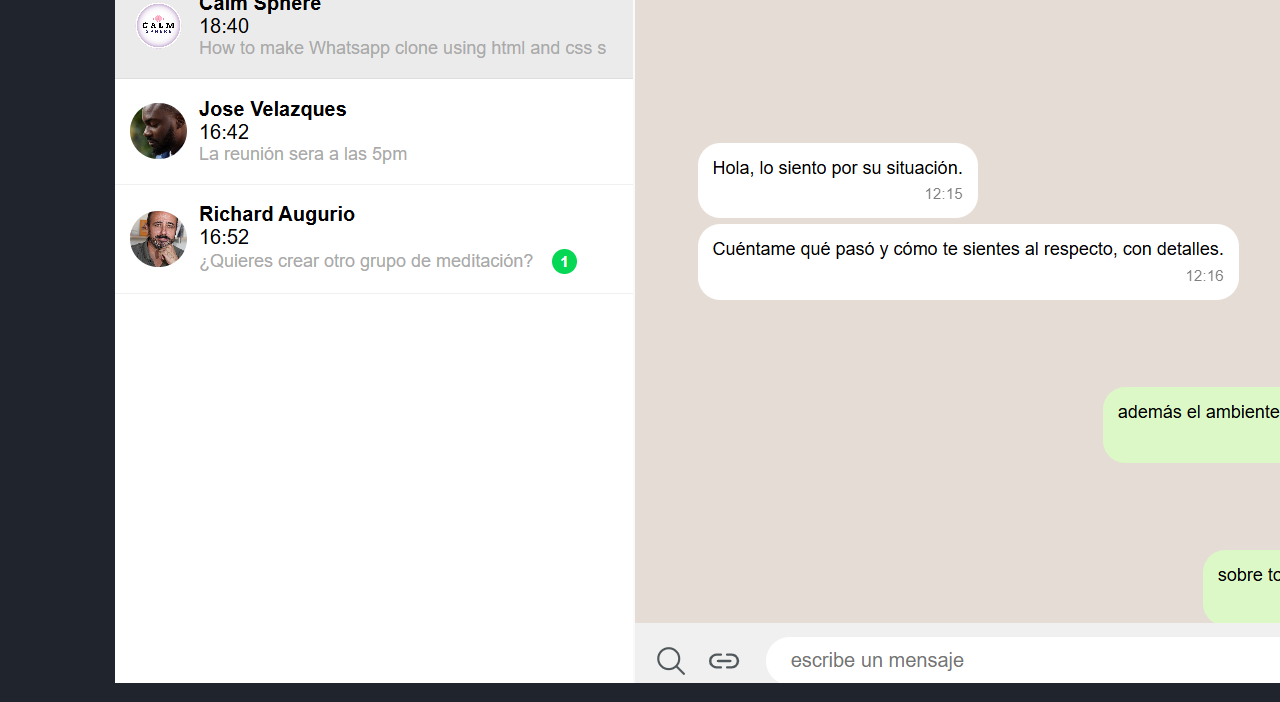
<file: html/CalmSphere.html>
<!DOCTYPE html>
<html lang="en">
  <head>
    <meta charset="UTF-8" />
    <meta name="viewport" content="width=device-width, initial-scale=1.0" />
    <title>CalmSphere</title>
    <link rel="stylesheet" href="/css/style.css" />
    <link
      href="https://unpkg.com/boxicons@2.1.4/css/boxicons.min.css"
      rel="stylesheet"
    />
  </head>
  <body>
    <div class="header">
      <a href="/html/index.html" class="back-btn">Volver al Portafolio</a>
      <a
        href="https://github.com/DanielfabrizZzz/CalmSphere"
        target="_blank"
        class="github-btn"
        >Ver en GitHub</a
      >
    </div>
    <section class="project-detail">
      <div class="project-info">
        <h1>CalmSphere (5to ciclo)</h1>
        <p>
          Este proyecto tiene como objetivo principal reducir los niveles de
          estres y de ansiedad de los usuarios. Para lograr ello, los usuarios
          tendrian acceso a un chat IA, como funcionalidad innovadora, y videos
          y contenido, entre otras cosas.
        </p>
      </div>

      <div class="features-box">
        <ul>
          <h2>Caracteristicas principales</h2>
          <li>
            <strong>Diseño Responsivo:</strong> Adaptado para dispositivos
            móviles y de escritorio.
          </li>
          <li>
            <strong>Interactividad:</strong> Implementación de JavaScript para
            mejorar la experiencia del usuario.
          </li>
          <li>
            <strong>Prototipado:</strong> Diseño de la interfaz en Figma antes
            de la implementación.
          </li>
        </ul>
      </div>

      <div class="project-images">
        <div class="image-box">
          <div class="image-description">Pagina de registro</div>
          <img src="/project-img/CalmSphere/CalmSRB.png" />
        </div>
        <div class="image-box">
          <div class="image-description">Landing Page</div>
          <img src="/project-img/CalmSphere/CalmSLP.png" />
        </div>
        <div class="image-box">
          <div class="image-description">Estructura de la App</div>
          <img src="/project-img/CalmSphere/CalmSmain.png" />
        </div>
        <div class="image-box">
          <div class="image-description">
            Sección Servicios ofrecidos por CalmSphere
          </div>
          <img src="/project-img/CalmSphere/CalmSservicios.png" />
        </div>
        <div class="image-box">
          <div class="image-description">
            Seccion de técnica de respiración correcta
          </div>
          <img src="/project-img/CalmSphere/CalBreathing.png" />
        </div>
        <div class="image-box">
          <div class="image-description">
            Sección de Chat IA para conversar con usuarios.
          </div>
          <img src="/project-img/CalmSphere/calmCHAT.png" />
        </div>
      </div>
    </section>
  </body>
</html>
</file>
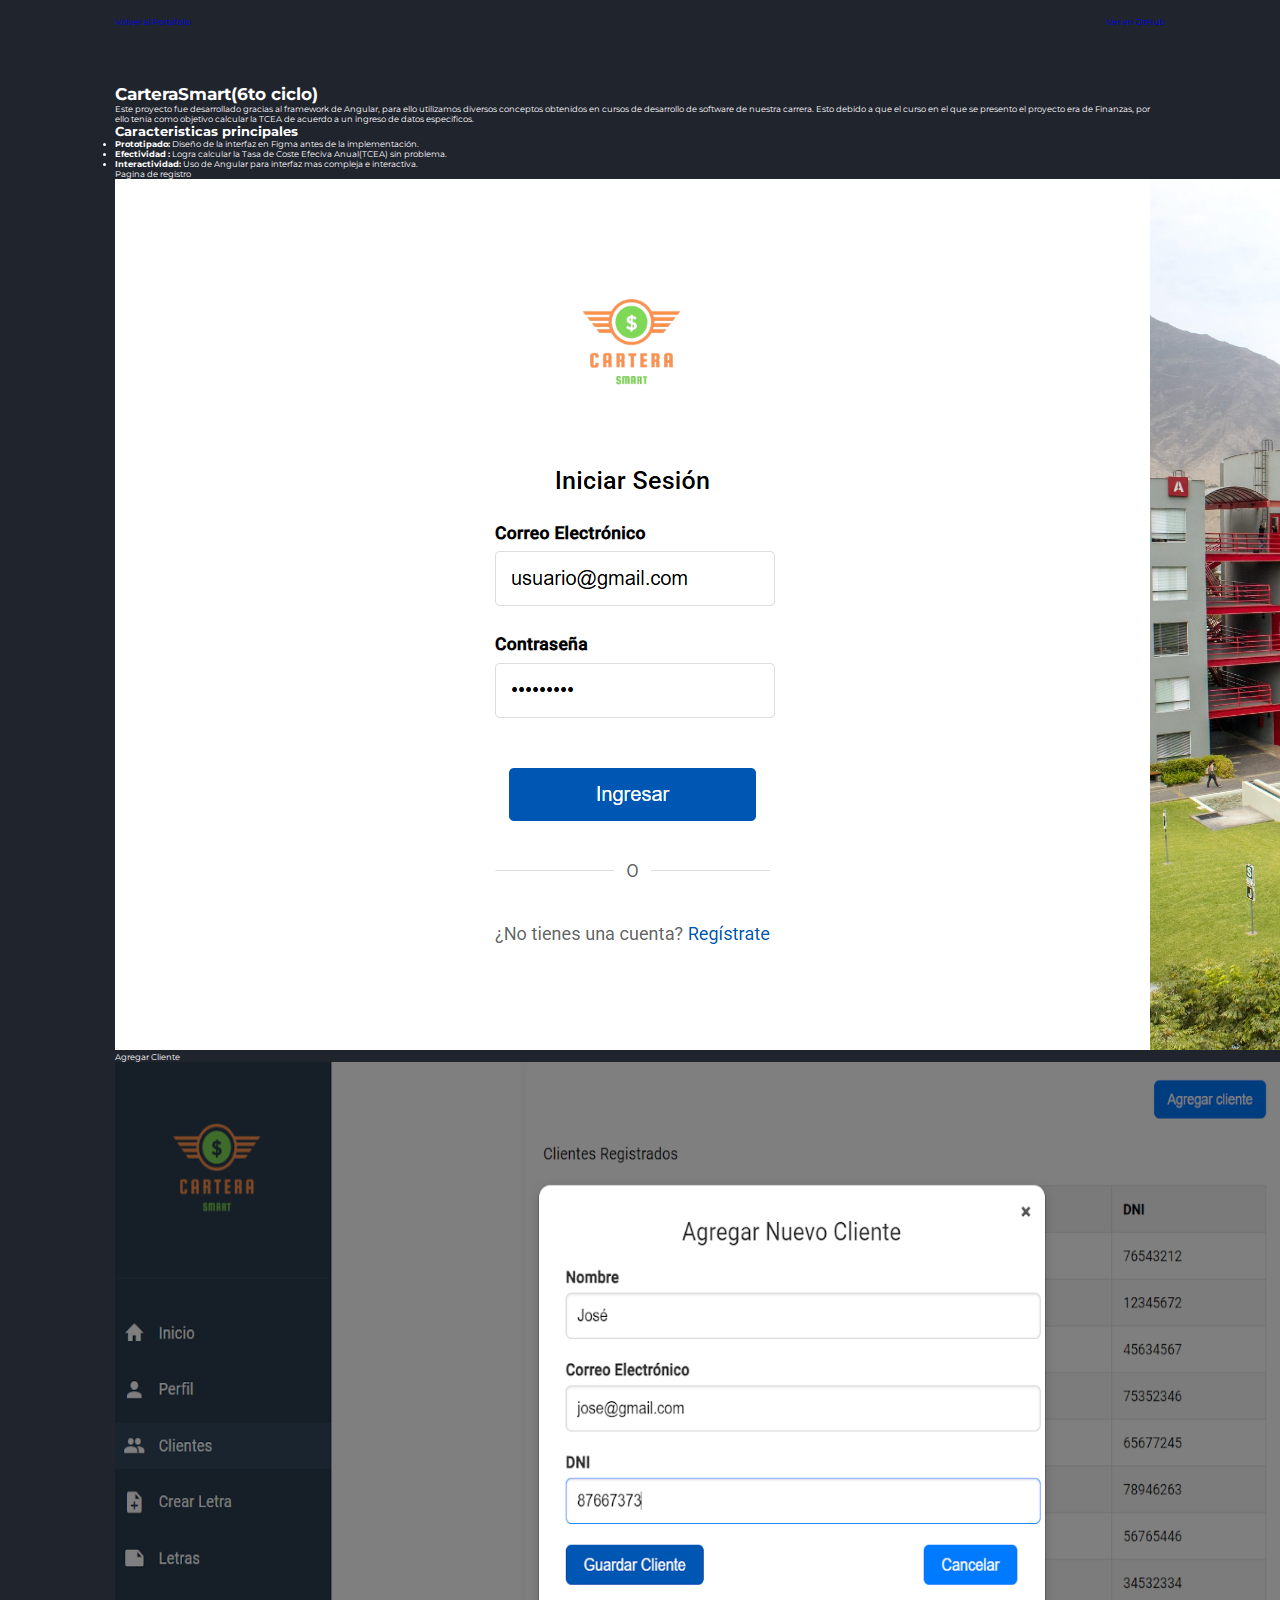
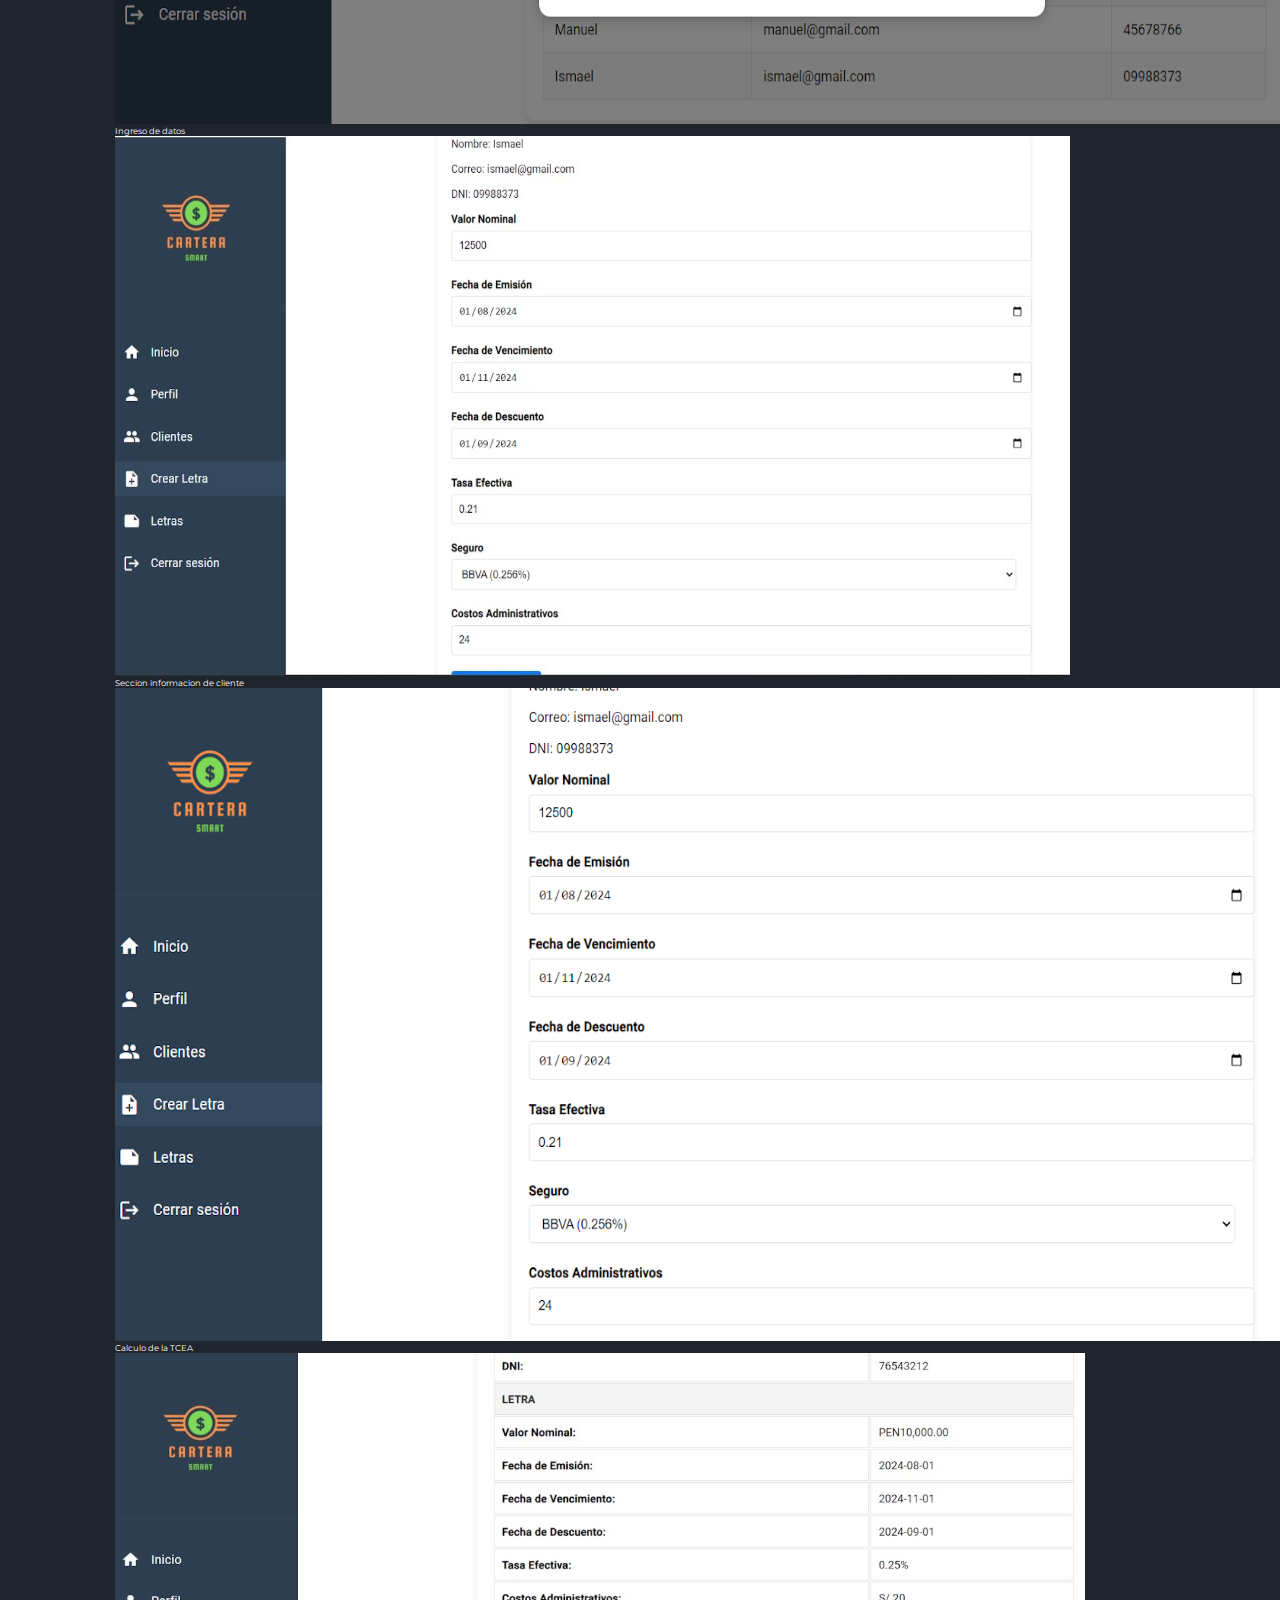
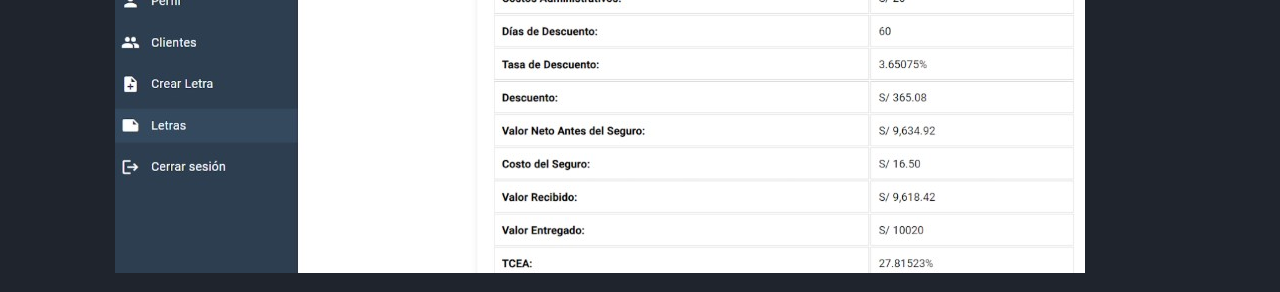
<file: html/CarteraSmart.html>
<!DOCTYPE html>
<html lang="en">
  <head>
    <meta charset="UTF-8" />
    <meta name="viewport" content="width=device-width, initial-scale=1.0" />
    <title>CarteraSmart</title>
    <link rel="stylesheet" href="/css/style.css" />
  </head>
  <body>
    <div class="header">
      <a href="/index.html" class="back-btn">Volver al Portafolio</a>
      <a
        href="https://github.com/DanielfabrizZzz/CarteraSmart"
        target="_blank"
        class="github-btn"
        >Ver en GitHub</a
      >
    </div>
    <section class="project-detail">
      <div class="project-info">
        <h1>CarteraSmart(6to ciclo)</h1>
        <p>
          Este proyecto fue desarrollado gracias al framework de Angular, para
          ello utilizamos diversos conceptos obtenidos en cursos de desarrollo
          de software de nuestra carrera. Esto debido a que el curso en el que
          se presento el proyecto era de Finanzas, por ello tenia como objetivo
          calcular la TCEA de acuerdo a un ingreso de datos especificos.
        </p>
      </div>
      <div class="features-box">
        <ul>
          <h2>Caracteristicas principales</h2>
          <li>
            <strong>Prototipado:</strong> Diseño de la interfaz en Figma antes
            de la implementación.
          </li>
          <li>
            <strong>Efectividad :</strong> Logra calcular la Tasa de Coste
            Efeciva Anual(TCEA) sin problema.
          </li>
          <li>
            <strong>Interactividad:</strong> Uso de Angular para interfaz mas
            compleja e interactiva.
          </li>
        </ul>
      </div>

      <div class="project-images">
        <div class="image-box">
          <div class="image-description">Pagina de registro</div>
          <img src="/project-img/CarteraSmart/csregister.png" />
        </div>
        <div class="image-box">
          <div class="image-description">Agregar Cliente</div>
          <img src="/project-img/CarteraSmart/csaddcliente.png" />
        </div>
        <div class="image-box">
          <div class="image-description">Ingreso de datos</div>
          <img src="/project-img/CarteraSmart/csmain.jpg" />
        </div>
        <div class="image-box">
          <div class="image-description">Seccion informacion de cliente</div>
          <img src="/project-img/CarteraSmart/csinfo.png" />
        </div>
        <div class="image-box">
          <div class="image-description">Calculo de la TCEA</div>
          <img src="/project-img//CarteraSmart/csoutput.jpg" />
        </div>
      </div>
    </section>
  </body>
</html>
</file>
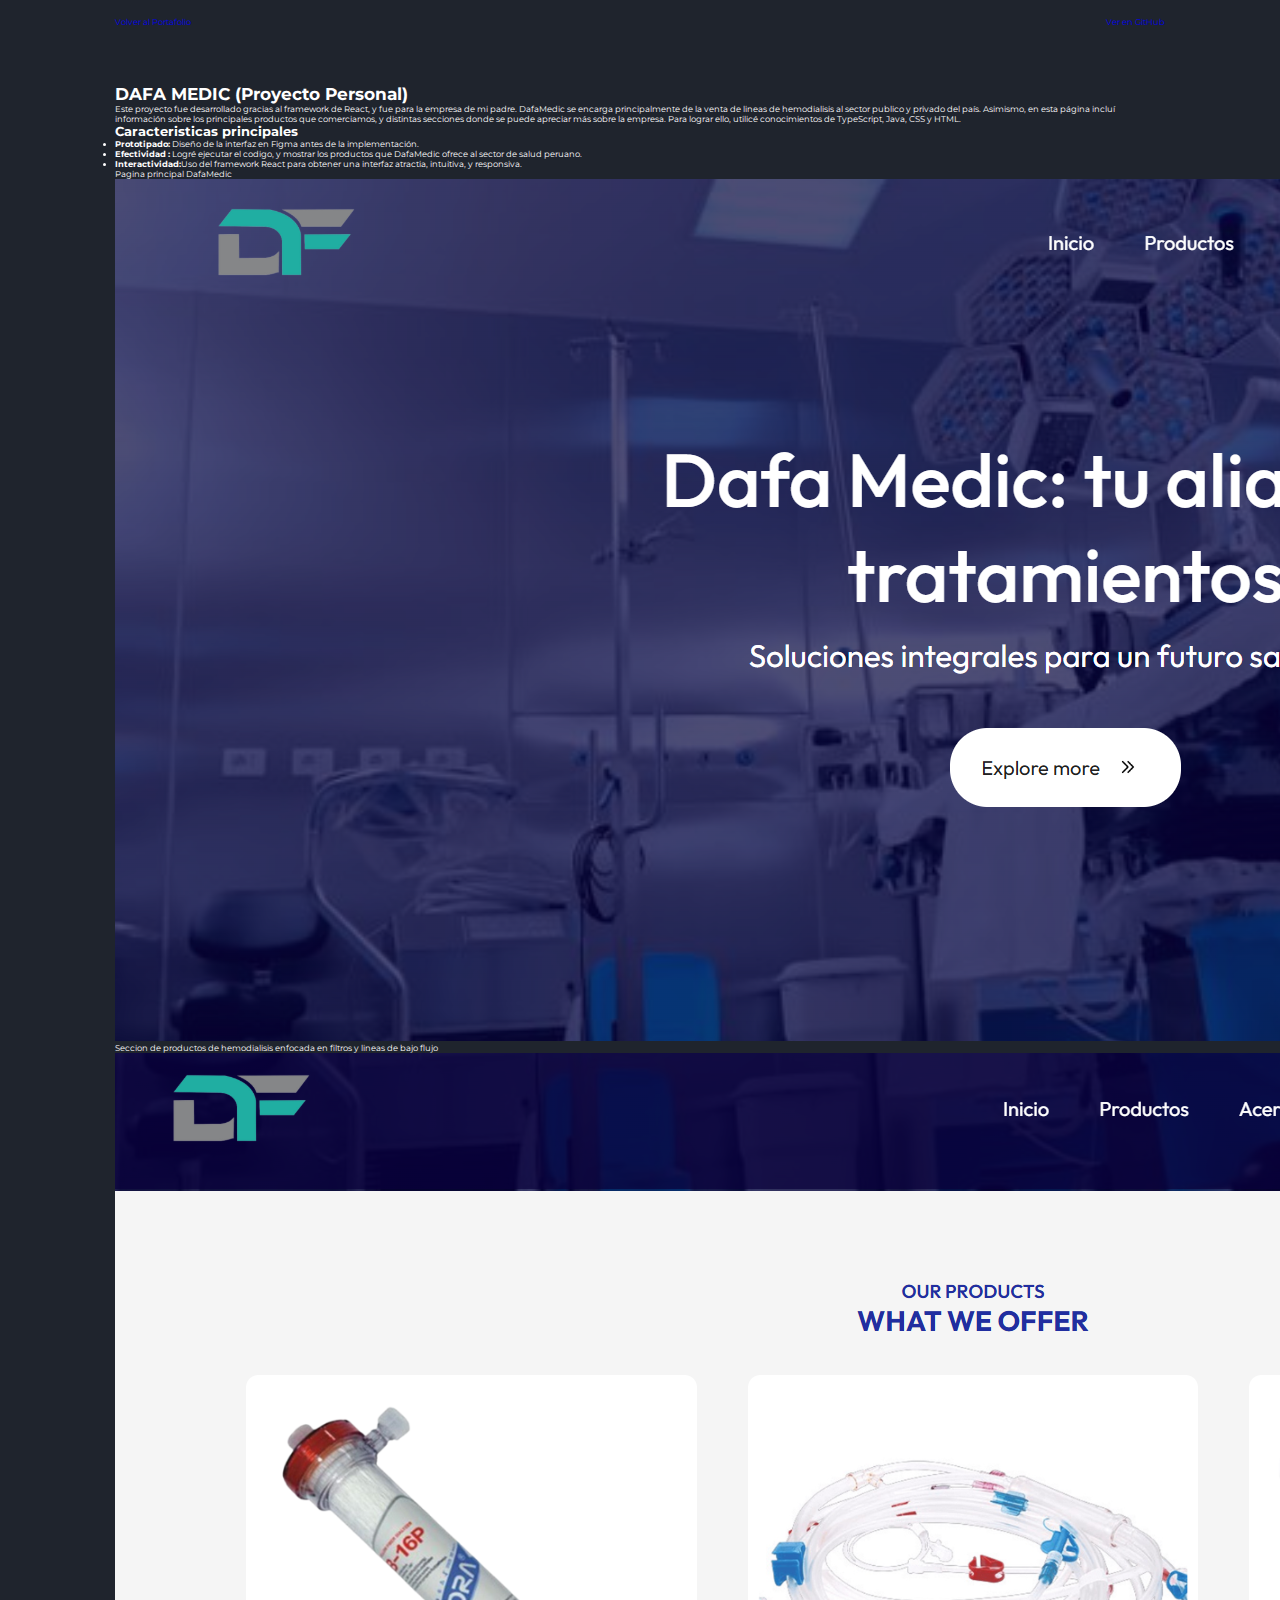
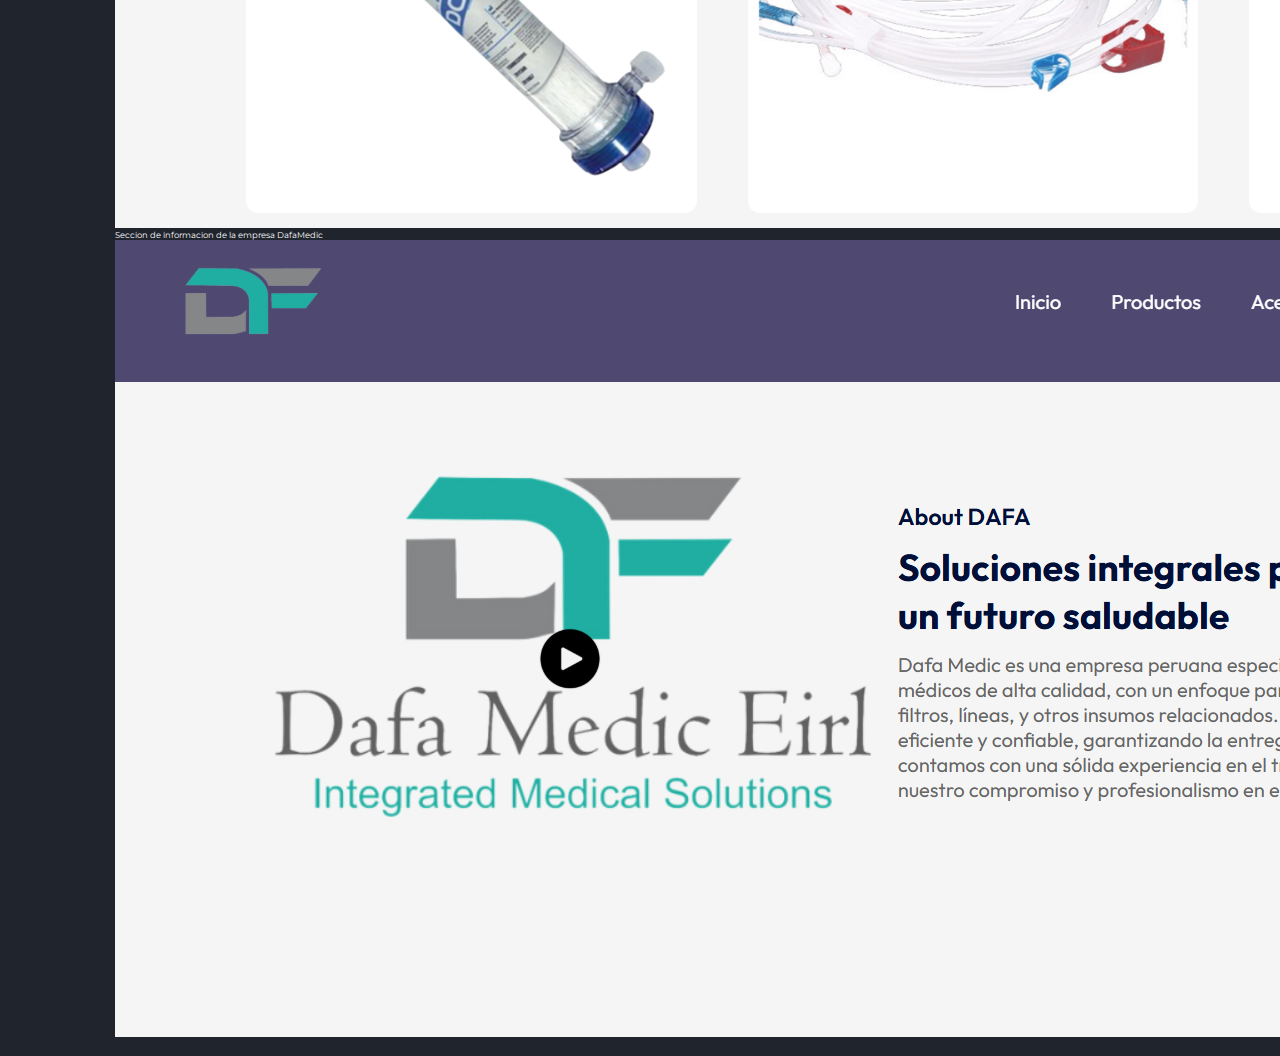
<file: html/DafaMedic.html>
<!DOCTYPE html>
<html lang="en">
  <head>
    <meta charset="UTF-8" />
    <meta name="viewport" content="width=device-width, initial-scale=1.0" />
    <title>Dafa Medic</title>
    <link rel="stylesheet" href="/css/style.css" />
  </head>
  <body>
    <div class="header">
      <a href="/index.html" class="back-btn">Volver al Portafolio</a>
      <a
        href="https://github.com/DanielfabrizZzz/DafaMedic"
        target="_blank"
        class="github-btn"
        >Ver en GitHub</a
      >
    </div>
    <section class="project-detail">
      <div class="project-info">
        <h1>DAFA MEDIC (Proyecto Personal)</h1>
        <p>
          Este proyecto fue desarrollado gracias al framework de React, y fue
          para la empresa de mi padre. DafaMedic se encarga principalmente de la
          venta de lineas de hemodialisis al sector publico y privado del país.
          Asimismo, en esta página incluí información sobre los principales
          productos que comerciamos, y distintas secciones donde se puede
          apreciar más sobre la empresa. Para lograr ello, utilicé conocimientos
          de TypeScript, Java, CSS y HTML.
        </p>
      </div>
      <div class="features-box">
        <ul>
          <h2>Caracteristicas principales</h2>
          <li>
            <strong>Prototipado:</strong> Diseño de la interfaz en Figma antes
            de la implementación.
          </li>
          <li>
            <strong>Efectividad :</strong> Logré ejecutar el codigo, y mostrar
            los productos que DafaMedic ofrece al sector de salud peruano.
          </li>
          <li>
            <strong>Interactividad:</strong>Uso del framework React para obtener
            una interfaz atractia, intuitiva, y responsiva.
          </li>
        </ul>
      </div>
      <div class="project-images">
        <div class="image-box">
          <div class="image-description">Pagina principal DafaMedic</div>
          <img src="/project-img/Dafa/dafaLP.png" />
        </div>
        <div class="image-box">
          <div class="image-description">
            Seccion de productos de hemodialisis enfocada en filtros y lineas de
            bajo flujo
          </div>
          <img src="/project-img/Dafa/dafaPRODUCTS.png" />
        </div>
        <div class="image-box">
          <div class="image-description">
            Seccion de informacion de la empresa DafaMedic
          </div>
          <img src="/project-img/Dafa/AboutDAFA.png" />
        </div>
      </div>
    </section>
  </body>
</html>
</file>
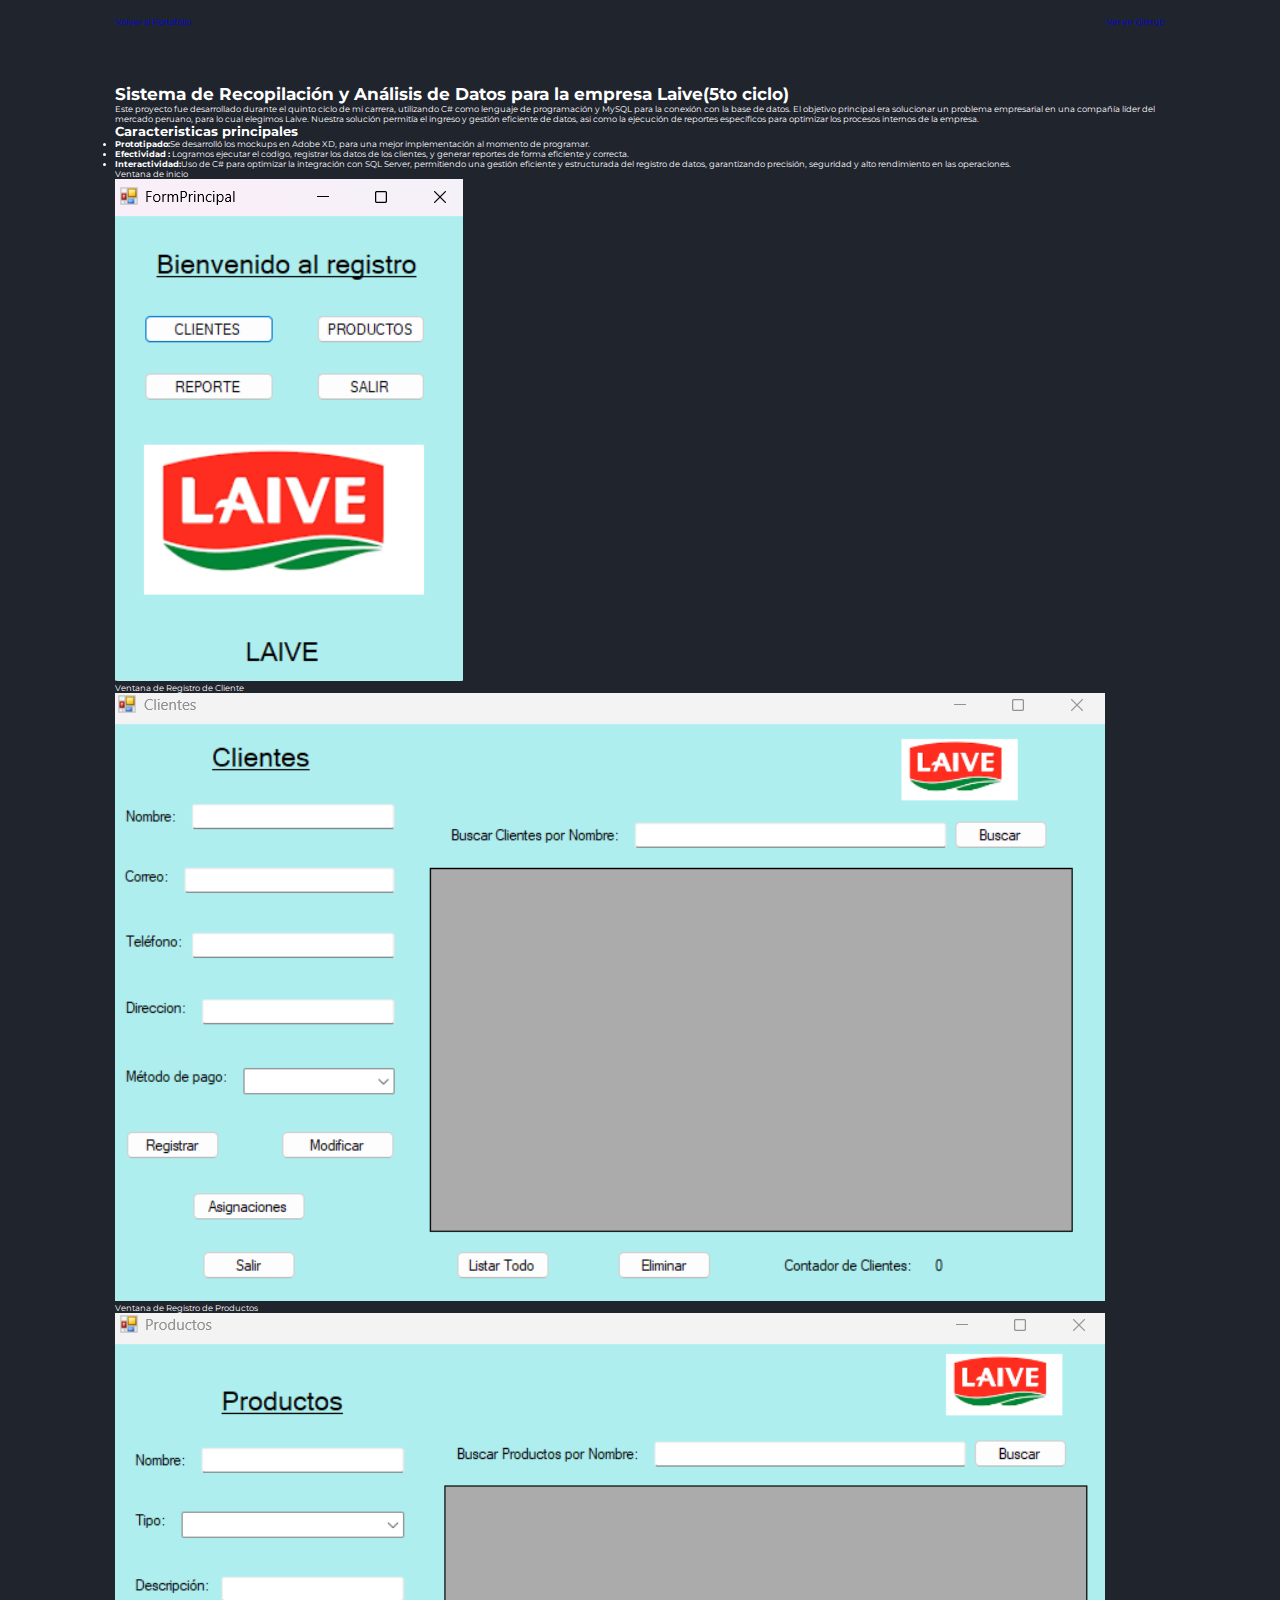
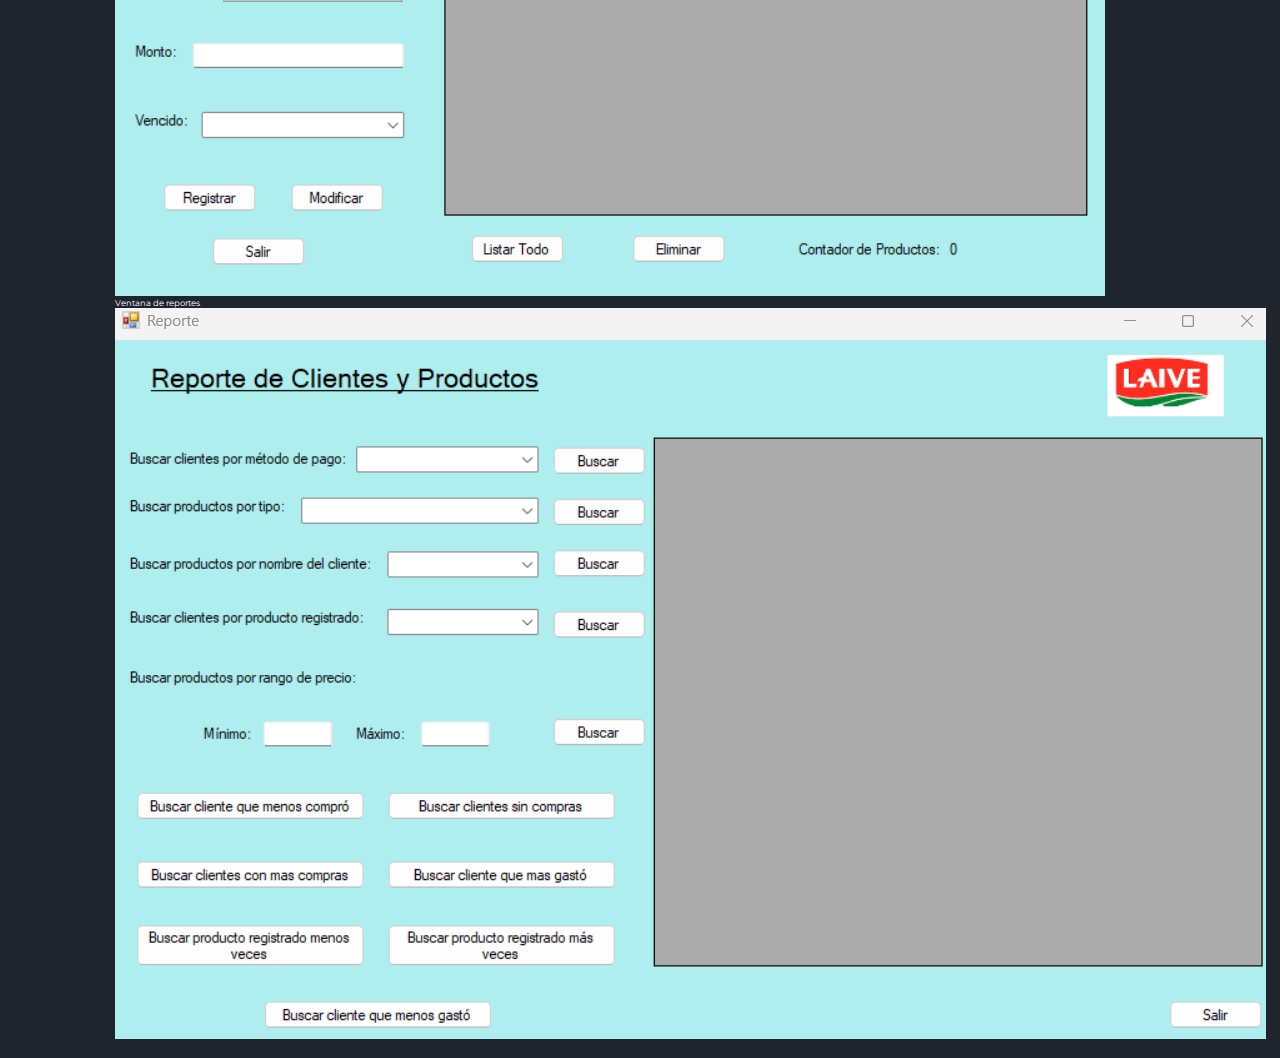
<file: html/Fundamentos.html>
<!DOCTYPE html>
<html lang="en">
  <head>
    <meta charset="UTF-8" />
    <meta name="viewport" content="width=device-width, initial-scale=1.0" />
    <title>Sistema de Recopilación y Análisis de Datos</title>
    <link rel="stylesheet" href="/css/style.css" />
  </head>
  <body>
    <div class="header">
      <a href="/index.html" class="back-btn">Volver al Portafolio</a>
      <a
        href="https://github.com/DanielfabrizZzz/Fundamentos-TF"
        target="_blank"
        class="github-btn"
        >Ver en GitHub</a
      >
    </div>
    <section class="project-detail">
      <div class="project-info">
        <h1>
          Sistema de Recopilación y Análisis de Datos para la empresa Laive(5to
          ciclo)
        </h1>
        <p>
          Este proyecto fue desarrollado durante el quinto ciclo de mi carrera,
          utilizando C# como lenguaje de programación y MySQL para la conexión
          con la base de datos. El objetivo principal era solucionar un problema
          empresarial en una compañía líder del mercado peruano, para lo cual
          elegimos Laive. Nuestra solución permitía el ingreso y gestión
          eficiente de datos, asi como la ejecución de reportes específicos para
          optimizar los procesos internos de la empresa.
        </p>
      </div>
      <div class="features-box">
        <ul>
          <h2>Caracteristicas principales</h2>
          <li>
            <strong>Prototipado:</strong>Se desarrolló los mockups en Adobe XD,
            para una mejor implementación al momento de programar.
          </li>
          <li>
            <strong>Efectividad :</strong> Logramos ejecutar el codigo,
            registrar los datos de los clientes, y generar reportes de forma
            eficiente y correcta.
          </li>
          <li>
            <strong>Interactividad:</strong>Uso de C# para optimizar la
            integración con SQL Server, permitiendo una gestión eficiente y
            estructurada del registro de datos, garantizando precisión,
            seguridad y alto rendimiento en las operaciones.
          </li>
        </ul>
      </div>
      <div class="project-images">
        <div class="image-box">
          <div class="image-description">Ventana de inicio</div>
          <img src="/project-img/Funda/RegisterPage.png" />
        </div>
        <div class="image-box">
          <div class="image-description">Ventana de Registro de Cliente</div>
          <img src="/project-img/Funda/RegisterCustomer.png" />
        </div>
        <div class="image-box">
          <div class="image-description">Ventana de Registro de Productos</div>
          <img src="/project-img/Funda/RegisterProduct.png" />
        </div>
        <div class="image-box">
          <div class="image-description">Ventana de reportes</div>
          <img src="/project-img/Funda/records.png" />
        </div>
      </div>
    </section>
  </body>
</html>
</file>
<file: style.css>
@import url("https://fonts.googleapis.com/css2?family=Montserrat:ital,wght@0,100..900;1,100..900&family=Outfit:wght@100..900&family=Roboto:ital,wght@0,100;0,300;0,400;0,500;0,700;0,900;1,100;1,300;1,400;1,500;1,700;1,900&display=swap");

* {
  margin: 0;
  padding: 0;
  box-sizing: border-box;
  text-decoration: none;
  border: none;
  outline: none;
  scroll-behavior: smooth;
  font-family: "Montserrat", sans-serif;
}

:root {
  --bg-color: #1f242d;
  --second-bg-color: #323946;
  --text-color: #fff;
  --main-color: #0ef;
}

html {
  font-size: 52.5%;
  overflow-x: hidden;
}

body {
  background: var(--bg-color);
  color: var(--text-color);
}

section {
  min-height: 50vh;
  padding: 10rem 9% 2rem;
}
.header {
  position: fixed;
  top: 0;
  left: 0;
  width: 100%;
  padding: 2rem 9%;
  background: var(--bg-color);
  display: flex;
  justify-content: space-between;
  align-items: center;
  z-index: 100;
}

.logo {
  font-size: 2.5rem;
  color: var(--text-color);
  font-weight: 600;
  cursor: default;
}

.navbar a {
  font-size: 1.7rem;
  color: var(--text-color);
  margin-left: 4rem;
  transition: 0.3s;
}

#menu-icon {
  font-size: 3.6rem;
  color: var(--text-color);
  display: none;
}

.nav-link {
  font-size: 1.7rem;
  color: var(--text-color);
  margin-left: 4rem;
  transition: 0.3s;
}

.nav-link:hover,
.nav-link:active {
  color: var(--main-color);
  font-weight: bold;
  border-bottom: 2px solid var(--main-color);
}

.home,
.about {
  display: flex;
  justify-content: center;
  align-items: center;
}

.home-content h3 {
  font-size: 3.2rem;
  font-weight: 700;
}
.home-content h3:nth-of-type(2) {
  margin-bottom: 2rem;
}

span {
  color: var(--main-color);
}

.home-content h1 {
  font-size: 5.6rem;
  font-weight: 700;
  line-height: 1.3;
}

.home-img img {
  width: 35vw;
}
.home-content p {
  font-size: 1.6rem;
}

.social-media a {
  display: inline-flex;
  justify-content: center;
  align-items: center;
  width: 4rem;
  height: 4rem;
  background: transparent;
  border: 0.2rem solid var(--main-color);
  border-radius: 50%;
  font-size: 2rem;
  color: var(--main-color);
  margin: 3rem 1.5rem 3rem 0;
  transition: 0.5s ease;
}

.social-media a:hover {
  background: var(--main-color);
  color: var(--second-bg-color);
  box-shadow: 0 0 1rem var(--main-color);
}

.btn {
  display: inline-block;
  padding: 1rem 2.8rem;
  background: var(--main-color);
  border-radius: 4rem;
  box-shadow: 0 0 1rem var(--main-color);
  font-size: 1.6rem;
  color: var(--second-bg-color);
  letter-spacing: 0.1rem;
  font-weight: 600;
}

.btn:hover {
  box-shadow: none;
}

.about-img img {
  width: 35vw;
}

.heading {
  text-align: center;
  font-size: 4.5rem;
}

/* ABOUT SECTION */
.about-content h2 {
  text-align: left;
  line-height: 1.2;
}

.about-content h3 {
  font-size: 2.6rem;
}

.about-content p {
  font-size: 2.1rem;
  margin: 2rem 0 3rem;
}

.modal {
  display: none;
  position: fixed;
  top: 0;
  left: 0;
  width: 100%;
  height: 100%;
  background-color: rgba(0, 0, 0, 0.8);
  z-index: 1000;
  justify-content: center;
  align-items: center;
}

.modal-content {
  background: var(--second-bg-color);
  padding: 2rem;
  border-radius: 1rem;
  width: 80%;
  max-width: 600px;
  position: relative;
}

.close-btn {
  position: absolute;
  top: 1rem;
  right: 1rem;
  font-size: 2rem;
  color: var(--text-color);
  cursor: pointer;
}

.close-btn:hover {
  color: var(--main-color);
}

.modal-grid {
  display: grid;
  grid-template-columns: repeat(auto-fit, minmax) (250px, 1fr);
  gap: 1.5rem;
  margin-top: 1.5rem;
}

.modal-item {
  background: var(--bg-color);
  padding: 1.5rem;
  border-radius: 0.5rem;
  border: 0.1rem solid var(--main-color);
}

.modal-item h3 {
  font-size: 1.8rem;
  color: var(--main-color);
  margin-bottom: 1rem;
}

.modal-item p {
  font-size: 1.4rem;
  color: var(--text-color);
}

/* PROJECTS SECTION */
.projects h2 {
  margin-bottom: 5rem;
}

.projects-container {
  display: flex;
  justify-content: center;
  gap: 10px;
}

.projects-container .projects-box {
  flex: 1 1 30rem;
  background: var(--second-bg-color);
  padding: 3rem 2rem 4rem;
  border-radius: 2rem;
  text-align: center;
  border: 1.2rem solid var(--bg-color);
  transition: 0.5s ease;
}

.projects-container .projects-box:hover {
  border-color: var(--main-color);
  transform: scale(1.02);
}

.projects-box i {
  color: var(--main-color);
  font-size: 7rem;
}
.projects-box h3 {
  font-size: 2rem;
  padding-bottom: 10px;
}

.projects-box p {
  font-size: 1.6rem;
  padding-bottom: 10px;
}

.project-image-container {
  width: 100%;
  height: 200px; /* Altura fija para la imagen */
  overflow: hidden;
  border-radius: 1rem;
  opacity: 0; /* Ocultar la imagen inicialmente */
  transition: 0.5s ease;
  padding-bottom: 10px;
}

.projects-box:hover .project-image-container {
  opacity: 1; /* Mostrar la imagen al pasar el cursor */
}

.project-image-container img {
  width: 100%;
  height: 100%;
  object-fit: cover;
}

/* SKILLS SECTION */

.skills h2 {
  padding-bottom: 10px;
}

.skills-container {
  display: flex;
  flex-wrap: wrap; /* Permite que pasen a otra línea si no caben */
  justify-content: center; /* Centra los cuadros */
  gap: 20px; /* Espaciado entre cuadros */
}

.skills-box h2 {
  color: var(--main-color);
}
.skills-box .info-part {
  font-size: 1.4rem;
  padding-bottom: 40px;
}

.skills-container .skills-box {
  flex: 1 1 30rem;
  background: var(--second-bg-color);
  padding: 3rem 2rem 4rem;
  border-radius: 2rem;
  text-align: center;
  border: 1.2rem solid var(--bg-color);
  transition: 0.5s ease;
}

.skills-box i {
  color: var(--main-color);
  font-size: 7rem;
}

.skills-box .progress_bar_box {
  display: flex;
  align-items: center;
}

.skills-box .progress_bar_box .progress_bar {
  width: 100%;
  height: 10px;
  background-color: darkslateblue;
  text-align: left;
  border-radius: 100px;
  overflow: hidden;
  position: relative;
}

.skills-box .progress_bar_box .progress_bar .line {
  position: absolute;
  width: 90%;
  height: 100%;
  background-color: var(--main-color);
  border-radius: 100px;
}

.skills-box .progress_bar_box .total_percentage {
  margin-left: 20px;
  font-size: 10px;
}

.skills-box .skills-part {
  font-size: 1.4rem;
  display: grid;
  grid-template-columns: repeat(3, 1fr);
  gap: 5px;
}

.skills-box-container {
  flex: 1 1 30rem;
  background: var(--second-bg-color);
  padding: 3rem 2rem 4rem;
  border-radius: 2rem;
  text-align: center;
  border: 0.2rem solid var(--main-color);
  transition: 0.5s ease;
}
.skills-box-container h3 {
  padding-bottom: 10px;
}

.skills-box-container p {
  padding: 4px;
}

.skills-container .skills-box:hover {
  border-color: var(--main-color);
  transform: scale(1.32);
}
/* CERTIFICATE SECTION */

.certificates {
  background: var(--second-bg-color);
  padding: 6rem 9% 2rem;
}

.certificates h2 {
  margin-bottom: 4rem;
}

.certificate-container {
  display: grid;
  grid-template-columns: repeat(auto-fit, minmax(30rem, 1fr));
  gap: 2rem;
  justify-content: center;
}

.certificate-box {
  background: var(--bg-color);
  padding: 3rem 2rem 4rem;
  border-radius: 2rem;
  text-align: center;
  border: 0.2rem solid var(--main-color);
  transition: 0.5s ease;
}

.certificate-box:hover {
  border-color: var(--text-color);
  transform: scale(1.05);
}

.certificate-box i {
  font-size: 5rem;
  color: var(--main-color);
}

.certificate-box h3 {
  font-size: 2rem;
  margin: 1rem 0;
}
.certificate-box-image img {
  width: 100%;
  height: 220px;
  object-fit: cover;
  border-radius: 1.5rem;
  padding-bottom: 20px;
}

/* CONTACT SECTION */

.headingC {
  text-align: center;
  font-size: 4.5rem;
  padding-top: 1px;
  padding-bottom: 30px;
}

.contact-container {
  display: flex;
  flex-direction: row;
  flex-wrap: wrap;
  justify-content: center;
  align-items: flex-start;
  gap: 2rem;
}

.contact-box {
  display: flex;
  flex-direction: column;
  align-items: center;
  gap: 1rem;
  margin-bottom: 30px;
}

.contact-item {
  display: flex;
  justify-content: center;
  align-items: center;
  background: var(--second-bg-color);
  padding: 1.5rem 2rem;
  border-radius: 1rem;
  border: 0.2rem solid var(--main-color);
  transition: 0.5s ease;
  text-align: center;
}

.contact-item:hover {
  border-color: var(--text-color);
  transform: scale(1.15);
}
.contact-text {
  font-size: 1.6rem;
  margin: 0; /* Elimina el margen predeterminado del párrafo */
  color: var(--text-color); /* Color del texto */
  text-align: center; /* Centra el texto */
  width: 100%; /* Asegura que el texto ocupe todo el ancho disponible */
}

.contact-item i {
  color: var(--text-color);
  font-size: 3.5rem;
}

/* FOOTER SECTION */

.footer {
  background: var(--second-bg-color);
  padding: 2rem 9%;
  text-align: center;
  color: var(--text-color);
}

.footer-content {
  display: flex;
  flex-wrap: wrap;
  justify-content: space-between;
  gap: 2rem;
  margin-bottom: 2rem;
}

.footer-left,
.footer-right {
  flex: 1 1 30rem;
}

.footer-left h3,
.footer-right h3 {
  font-size: 2.2rem;
  margin-bottom: 1rem;
  color: var(--main-color);
}

.footer-left p,
.footer-right p {
  font-size: 1.6rem;
  margin: 0.5rem 0;
}

.footer-bottom {
  border-top: 0.1rem solid var(--main-color);
  padding-top: 1.5rem;
}

.footer-bottom p {
  font-size: 1.4rem;
}

/* PROJECTS HTML SECTION */
/* infosection */
.github-btn {
  display: inline-block;
  padding: 1rem 2.8rem;
  background: var(--main-color);
  border-radius: 4rem;
  box-shadow: 0 0 1rem var(--main-color);
  font-size: 1.6rem;
  color: var(--second-bg-color);
  letter-spacing: 0.1rem;
  font-weight: 600;
  text-decoration: none;
  transition: 0.3s ease;
}
.github-btn:hover {
  background: var(--text-color);
  color: var(--main-color);
  box-shadow: 0 0 1rem var(--text-color);
  transform: scale(1.05);
}
.back-btn {
  display: inline-block;
  padding: 1rem 2.8rem;
  background: var(--second-bg-color); /* Color de fondo diferente */
  border-radius: 4rem;
  box-shadow: 0 0 1rem var(--second-bg-color);
  font-size: 1.6rem;
  color: var(--text-color);
  letter-spacing: 0.1rem;
  font-weight: 600;
  text-decoration: none;
  transition: 0.3s ease;
}

.back-btn:hover {
  background: var(--main-color);
  color: var(--second-bg-color);
  box-shadow: 0 0 1rem var(--main-color);
  transform: scale(1.05);
}

.project-info {
  padding: 1rem 9% 2rem;
  text-align: center;
  background: var(--bg-color);
  color: var(--text-color);
}
.project-info h1 {
  font-size: 3.5rem;
  margin-bottom: 2rem;
  color: var(--main-color);
}

.project-info p {
  font-size: 1.8rem;
  margin-bottom: 2rem;
}

/* features section */
.features-box {
  border: 2px solid var(--main-color);
  border-radius: 2rem;
  padding: 2rem;
  background: var(--second-bg-color);
  max-width: 800px;
  margin: 0 auto 2rem;
  text-align: center;
}

.features-box h2 {
  font-size: 2.6rem;
  margin-bottom: 1rem;
  color: var(--main-color);
}

.features-box ul {
  list-style-type: disc;
  padding-left: 2rem;
}

.features-box li {
  font-size: 1.6rem;
  margin-bottom: 1rem;
  color: var(--text-color);
}

/* images-section */

.project-images {
  display: grid;
  grid-template-columns: repeat(3, 1fr);
  gap: 2rem;
  margin-bottom: 2rem;
}

.image-box {
  border: 2px solid var(--main-color);
  border-radius: 2rem;
  padding: 1rem;
  background: var(--second-bg-color);
  text-align: center;
  transition: 0.3s ease;
}

.image-box:hover {
  transform: scale(1.1);
  box-shadow: 0 0 1rem var(--main-color);
}

.image-box img {
  width: 100%;
  height: 200px;
  object-fit: cover;
  border-radius: 1.5rem;
}

.image-description {
  font-size: 1.5rem;
  font-weight: bold;
  margin-top: 1rem;
  color: var(--text-color);
  margin-bottom: 1rem;
}
</file>
<file: css/style.css>
@import url("https://fonts.googleapis.com/css2?family=Montserrat:ital,wght@0,100..900;1,100..900&family=Outfit:wght@100..900&family=Roboto:ital,wght@0,100;0,300;0,400;0,500;0,700;0,900;1,100;1,300;1,400;1,500;1,700;1,900&display=swap");

* {
  margin: 0;
  padding: 0;
  box-sizing: border-box;
  text-decoration: none;
  border: none;
  outline: none;
  scroll-behavior: smooth;
  font-family: "Montserrat", sans-serif;
}

:root {
  --bg-color: #1f242d;
  --second-bg-color: #323946;
  --text-color: #fff;
  --main-color: #0ef;
}

html {
  font-size: 52.5%;
  overflow-x: hidden;
}

body {
  background: var(--bg-color);
  color: var(--text-color);
}

section {
  min-height: 100vh;
  padding: 10rem 9% 2rem;
}
.header {
  position: fixed;
  top: 0;
  left: 0;
  width: 100%;
  padding: 2rem 9%;
  background: var(--bg-color);
  display: flex;
  justify-content: space-between;
  align-items: center;
  z-index: 100;
}

.logo {
  font-size: 2.5rem;
  color: var(--text-color);
  font-weight: 600;
  cursor: default;
}

.navbar a {
  font-size: 1.7rem;
  color: var(--text-color);
  margin-left: 4rem;
  transition: 0.3s;
}

.navbar a:hover,
.navbar a.active {
  color: var(--main-color);
}

#menu-icon {
  font-size: 3.6rem;
  color: var(--text-color);
  display: none;
}

.home,
.about {
  display: flex;
  justify-content: center;
  align-items: center;
}

.home-content h3 {
  font-size: 3.2rem;
  font-weight: 700;
}
.home-content h3:nth-of-type(2) {
  margin-bottom: 2rem;
}

span {
  color: var(--main-color);
}

.home-content h1 {
  font-size: 5.6rem;
  font-weight: 700;
  line-height: 1.3;
}

.home-img img {
  width: 35vw;
}
.home-content p {
  font-size: 1.6rem;
}

.social-media a {
  display: inline-flex;
  justify-content: center;
  align-items: center;
  width: 4rem;
  height: 4rem;
  background: transparent;
  border: 0.2rem solid var(--main-color);
  border-radius: 50%;
  font-size: 2rem;
  color: var(--main-color);
  margin: 3rem 1.5rem 3rem 0;
  transition: 0.5s ease;
}

.social-media a:hover {
  background: var(--main-color);
  color: var(--second-bg-color);
  box-shadow: 0 0 1rem var(--main-color);
}

.btn {
  display: inline-block;
  padding: 1rem 2.8rem;
  background: var(--main-color);
  border-radius: 4rem;
  box-shadow: 0 0 1rem var(--main-color);
  font-size: 1.6rem;
  color: var(--second-bg-color);
  letter-spacing: 0.1rem;
  font-weight: 600;
}

.btn:hover {
  box-shadow: none;
}

.about-img img {
  width: 35vw;
}

.heading {
  text-align: center;
  font-size: 4.5rem;
}

/* ABOUT SECTION */
.about-content h2 {
  text-align: left;
  line-height: 1.2;
}

.about-content h3 {
  font-size: 2.6rem;
}

.about-content p {
  font-size: 2.1rem;
  margin: 2rem 0 3rem;
}

.modal {
  display: none;
  position: fixed;
  top: 0;
  left: 0;
  width: 100%;
  height: 100%;
  background-color: rgba(0, 0, 0, 0.8);
  z-index: 1000;
  justify-content: center;
  align-items: center;
}

.modal-content {
  background: var(--second-bg-color);
  padding: 2rem;
  border-radius: 1rem;
  width: 80%;
  max-width: 600px;
  position: relative;
}

.close-btn {
  position: absolute;
  top: 1rem;
  right: 1rem;
  font-size: 2rem;
  color: var(--text-color);
  cursor: pointer;
}

.close-btn:hover {
  color: var(--main-color);
}

.modal-grid {
  display: grid;
  grid-template-columns: repeat(auto-fit, minmax) (250px, 1fr);
  gap: 1.5rem;
  margin-top: 1.5rem;
}

.modal-item {
  background: var(--bg-color);
  padding: 1.5rem;
  border-radius: 0.5rem;
  border: 0.1rem solid var(--main-color);
}

.modal-item h3 {
  font-size: 1.8rem;
  color: var(--main-color);
  margin-bottom: 1rem;
}

.modal-item p {
  font-size: 1.4rem;
  color: var(--text-color);
}

/* PROJECTS SECTION */
.projects h2 {
  margin-bottom: 5rem;
}

.projects-container {
  display: flex;
  flex-wrap: wrap;
  justify-content: center;
  gap: 20px;
}

.projects-container .projects-box {
  flex: 1 1 30rem;
  background: var(--second-bg-color);
  padding: 3rem 2rem 4rem;
  border-radius: 2rem;
  text-align: center;
  border: 1.2rem solid var(--bg-color);
  transition: 0.5s ease;
}

.projects-container .projects-box:hover {
  border-color: var(--main-color);
  transform: scale(1.02);
}

.projects-box i {
  color: var(--main-color);
  font-size: 7rem;
}
.projects-box h3 {
  font-size: 2rem;
  padding-bottom: 10px;
}

.projects-box p {
  font-size: 1.6rem;
  padding-bottom: 10px;
}

/* SKILLS SECTION */

.skills h2 {
  padding-bottom: 10px;
}

.skills-container {
  display: flex;
  flex-wrap: wrap; /* Permite que pasen a otra línea si no caben */
  justify-content: center; /* Centra los cuadros */
  gap: 20px; /* Espaciado entre cuadros */
}

.skills-box h2 {
  color: var(--main-color);
}
.skills-box .info-part {
  font-size: 1.4rem;
  padding-bottom: 40px;
}

.skills-container .skills-box {
  flex: 1 1 30rem;
  background: var(--second-bg-color);
  padding: 3rem 2rem 4rem;
  border-radius: 2rem;
  text-align: center;
  border: 1.2rem solid var(--bg-color);
  transition: 0.5s ease;
}

.skills-box i {
  color: var(--main-color);
  font-size: 7rem;
}

.skills-box .progress_bar_box {
  display: flex;
  align-items: center;
}

.skills-box .progress_bar_box .progress_bar {
  width: 100%;
  height: 10px;
  background-color: darkslateblue;
  text-align: left;
  border-radius: 100px;
  overflow: hidden;
  position: relative;
}

.skills-box .progress_bar_box .progress_bar .line {
  position: absolute;
  width: 90%;
  height: 100%;
  background-color: var(--main-color);
  border-radius: 100px;
}

.skills-box .progress_bar_box .total_percentage {
  margin-left: 20px;
  font-size: 10px;
}

.skills-box .skills-part {
  font-size: 1.4rem;
  display: grid;
  grid-template-columns: repeat(3, 1fr);
  gap: 5px;
}

.skills-box-container {
  flex: 1 1 30rem;
  background: var(--second-bg-color);
  padding: 3rem 2rem 4rem;
  border-radius: 2rem;
  text-align: center;
  border: 0.2rem solid var(--main-color);
  transition: 0.5s ease;
}
.skills-box-container h3 {
  padding-bottom: 10px;
}

.skills-box-container p {
  padding: 4px;
}

.skills-container .skills-box:hover {
  border-color: var(--main-color);
  transform: scale(1.32);
}

.certificates {
  background: var(--second-bg-color);
  padding: 6rem 9% 2rem;
}

.certificates h2 {
  margin-bottom: 4rem;
}

.certificate-container {
  display: flex;
  flex-wrap: wrap;
  justify-content: center;
  gap: 2rem;
}

.certificate-box {
  flex: 1 1 30rem;
  background: var(--bg-color);
  padding: 3rem 2rem 4rem;
  border-radius: 2rem;
  text-align: center;
  border: 0.2rem solid var(--main-color);
  transition: 0.5s ease;
}

.certificate-box:hover {
  border-color: var(--text-color);
  transform: scale(1.02);
}

.certificate-box i {
  font-size: 7rem;
  color: var(--main-color);
}

.certificate-box h3 {
  font-size: 2.6rem;
  margin: 1rem 0;
}

.certificate-box p {
  font-size: 1.6rem;
  margin: 1rem 0 3rem;
}

.contact-container {
  display: flex;
  flex-direction: row;
  justify-content: center;
  align-items: center;
  gap: 2rem;
}

.contact-container .contact-item {
  display: flex;
  align-items: center;
  gap: 1rem;
  background: var(--second-bg-color);
  padding: 1.5rem 2rem;
  border-radius: 1rem;
  border: 0.2rem solid var(--main-color);
  transition: 0.5s ease;
}

.contact-item:hover {
  border-color: var(--text-color);
  transform: scale(1.05);
}
.contact-item p {
  font-size: 1.6rem;
}
.contact-item i {
  font-size: 3.5rem;
}

.footer {
  background: var(--second-bg-color);
  padding: 2rem 9%;
  text-align: center;
  color: var(--text-color);
}

.footer-content {
  display: flex;
  flex-wrap: wrap;
  justify-content: space-between;
  gap: 2rem;
  margin-bottom: 2rem;
}

.footer-left,
.footer-right {
  flex: 1 1 30rem;
}

.footer-left h3,
.footer-right h3 {
  font-size: 2.2rem;
  margin-bottom: 1rem;
  color: var(--main-color);
}

.footer-left p,
.footer-right p {
  font-size: 1.6rem;
  margin: 0.5rem 0;
}

.footer-bottom {
  border-top: 0.1rem solid var(--main-color);
  padding-top: 1.5rem;
}

.footer-bottom p {
  font-size: 1.4rem;
}
</file>
